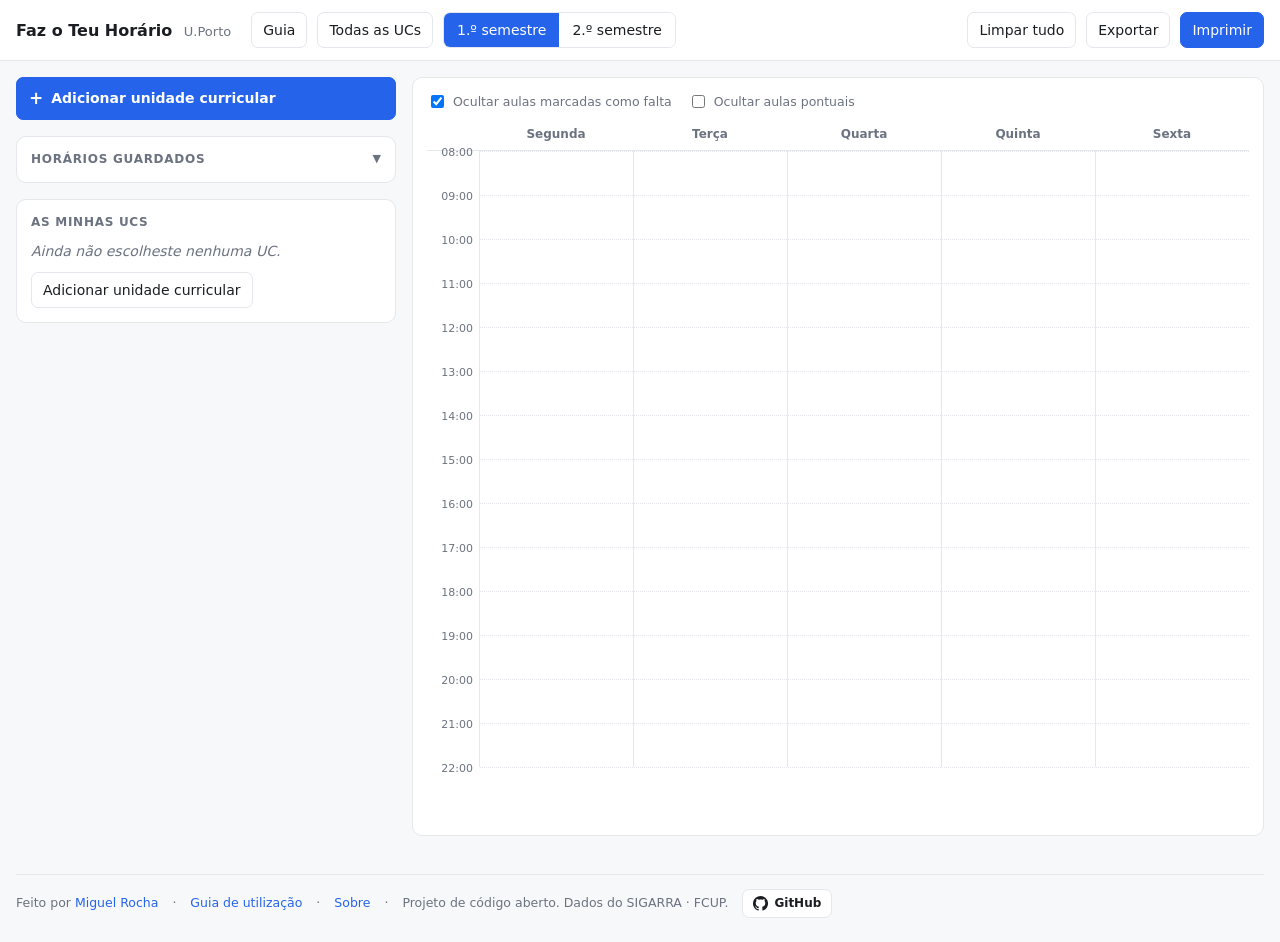
<file: index.html>
<!doctype html>
<html lang="pt-PT">
<head>
<meta charset="utf-8">
<meta name="viewport" content="width=device-width, initial-scale=1">
<!-- seo:begin  gerado por scripts/build_seo.py — não editar à mão -->
<title>Faz o Teu Horário — turmas e horários da U.Porto</title>
<meta name="description" content="Monta o teu horário da U.Porto antes da inscrição: escolhe as UCs, compara turmas, vê as sobreposições e gera todas as combinações. Grátis e sem conta.">
<link rel="canonical" href="https://horario.miguelrocha.dev/">
<meta name="theme-color" content="#2563eb">
<link rel="icon" href="favicon.ico" sizes="32x32">
<link rel="icon" href="assets/icon.svg" type="image/svg+xml">
<link rel="apple-touch-icon" href="assets/apple-touch-icon.png">
<link rel="manifest" href="site.webmanifest">
<meta property="og:type" content="website">
<meta property="og:site_name" content="Faz o Teu Horário · U.Porto">
<meta property="og:locale" content="pt_PT">
<meta property="og:title" content="Faz o teu horário antes da inscrição">
<meta property="og:description" content="Monta o teu horário da U.Porto antes da inscrição: escolhe as UCs, compara turmas, vê as sobreposições e gera todas as combinações. Grátis e sem conta.">
<meta property="og:url" content="https://horario.miguelrocha.dev/">
<meta property="og:image" content="https://horario.miguelrocha.dev/assets/og.png">
<meta property="og:image:width" content="1200">
<meta property="og:image:height" content="630">
<meta property="og:image:alt" content="Grelha semanal de horário com as aulas de cinco unidades curriculares">
<meta name="twitter:card" content="summary_large_image">
<meta name="twitter:title" content="Faz o teu horário antes da inscrição">
<meta name="twitter:description" content="Monta o teu horário da U.Porto antes da inscrição: escolhe as UCs, compara turmas, vê as sobreposições e gera todas as combinações. Grátis e sem conta.">
<meta name="twitter:image" content="https://horario.miguelrocha.dev/assets/og.png">
<script type="application/ld+json">
{
  "@context": "https://schema.org",
  "@type": "WebApplication",
  "name": "Faz o Teu Horário · U.Porto",
  "url": "https://horario.miguelrocha.dev/",
  "description": "Monta o teu horário da U.Porto antes da inscrição: escolhe as UCs, compara turmas, vê as sobreposições e gera todas as combinações. Grátis e sem conta.",
  "applicationCategory": "EducationalApplication",
  "operatingSystem": "Any (navegador web)",
  "inLanguage": "pt-PT",
  "isAccessibleForFree": true,
  "offers": {
    "@type": "Offer",
    "price": "0",
    "priceCurrency": "EUR"
  },
  "author": {
    "@type": "Person",
    "name": "Miguel Rocha",
    "url": "https://miguelrocha.dev"
  },
  "license": "https://opensource.org/licenses/MIT",
  "codeRepository": "https://github.com/mmroch4/fazoteuhorario"
}
</script>
<!-- seo:end -->
<link rel="stylesheet" href="assets/style.css">
<style>
  main{display:grid;grid-template-columns:minmax(310px,380px) 1fr;gap:16px;align-items:start}
  @media (max-width:960px){ main{grid-template-columns:1fr} }
  .results{max-height:300px;overflow:auto;margin:8px -4px 0;padding:4px}
  .res{display:flex;gap:8px;align-items:baseline;width:100%;text-align:left;margin-bottom:4px}
  .res b{font-weight:600}
  .res small{color:var(--muted);margin-left:auto}

  /* add-subject launcher + modal */
  .addbtn{display:flex;align-items:center;gap:8px;width:100%;margin-bottom:16px;
          font-weight:600;padding:10px 12px}
  .addbtn .plus{font-size:17px;line-height:1}
  dialog#adddlg,dialog#expdlg{border:0;border-radius:12px;padding:0;background:var(--panel);
        color:var(--ink);width:min(560px,calc(100% - 32px));max-width:none;
        box-shadow:0 18px 50px rgba(0,0,0,.22)}
  dialog#adddlg::backdrop,dialog#expdlg::backdrop{background:rgba(15,18,22,.42)}
  dialog#expdlg{width:min(720px,calc(100% - 32px))}
  /* The preview is there to reassure, not to be read in full: monospace and
     scrollable, so a 60-line export does not push the buttons off screen. */
  #exptext{width:100%;height:min(46vh,340px);resize:vertical;font-family:ui-monospace,
           SFMono-Regular,Menlo,Consolas,monospace;font-size:11.5px;line-height:1.45;
           border:1px solid var(--line);border-radius:8px;padding:10px;background:var(--bg);
           color:var(--ink);white-space:pre}
  #exphint{margin:0 0 10px;font-size:12.5px;color:var(--muted)}
  .exp-foot{display:flex;flex-wrap:wrap;gap:8px;align-items:center;padding:10px 16px 14px}
  .exp-foot .grow{flex:1}
  #expmsg{font-size:12px;color:var(--ok)}
  .add-head{display:flex;align-items:center;gap:8px;padding:14px 16px;
            border-bottom:1px solid var(--line)}
  .add-head h2{flex:1;margin:0;font-size:12px;text-transform:uppercase;
               letter-spacing:.06em;color:var(--muted)}
  .add-head .x{border:0;background:none;color:var(--muted);cursor:pointer;
               font-size:20px;line-height:1;padding:0 4px}
  .add-head .x:hover{color:var(--ink)}
  .add-body{padding:14px 16px 4px}
  .add-body input[type=search]{width:100%}
  /* The modal has the whole viewport to work with, so the list gets more room
     than it had in the sidebar — but never so much that the footer scrolls off. */
  #adddlg .results{max-height:min(52vh,420px);margin-top:10px}
  .add-foot{display:flex;gap:12px;align-items:center;padding:10px 16px 14px}
  .add-foot span{flex:1;font-size:11.5px;color:var(--muted)}
  details.subj{border:1px solid var(--line);border-radius:9px;margin-bottom:10px}
  details.subj > summary{display:block;list-style:none;cursor:pointer;padding:10px;
                         border-radius:9px}
  details.subj > summary:hover{background:var(--bg)}
  details.subj[open] > summary{border-bottom:1px solid var(--line);border-radius:9px 9px 0 0}
  .subj-body{padding:10px}
  .subj-head{display:flex;gap:8px;align-items:center}
  .subj-head b{font-weight:650}
  .subj-head .nm{flex:1;min-width:0;overflow:hidden;text-overflow:ellipsis;white-space:nowrap}
  /* Collapsed UCs still have to say whether their weekly hours are covered. */
  .subj-head .flag{font-size:11px;flex:0 0 auto}
  .subj-head .flag.short{color:var(--bad)}
  .subj-head .flag.ok{color:var(--ok)}
  .subj-head .x{border:0;background:none;color:var(--muted);cursor:pointer;
                font-size:17px;line-height:1;padding:0 4px}
  .subj-head .x:hover{color:var(--bad)}
  .typerow{margin-top:8px}
  .typerow > span{font-size:11px;color:var(--muted);font-weight:600}
  .opts{display:flex;flex-wrap:wrap;gap:5px;margin-top:4px}
  .opt{display:inline-flex;align-items:center;gap:5px;border:1px solid var(--line);
       border-radius:7px;padding:4px 8px;cursor:pointer;font-size:12.5px;background:#fff}
  .opt:hover{border-color:var(--accent)}
  .opt input{margin:0}
  .opt.sel{border-color:var(--accent);box-shadow:inset 0 0 0 1px var(--accent)}
  .opt.full{opacity:.55}
  .opt.noslot{border-style:dashed}
  .opt .v{color:var(--muted);font-size:11px}
  .warn{background:var(--bad-bg);border:1px solid var(--bad);color:var(--bad);border-radius:8px;
        padding:9px 11px;margin-bottom:12px;font-size:13px}
  .warn ul{margin:6px 0 0;padding-left:18px}
  .okline{color:var(--ok);margin:0 0 10px}

  /* hours ledger: required vs actually attended, per subject and type */
  .ledger{margin-top:8px;border-top:1px solid var(--line);padding-top:7px}
  .lrow{display:flex;align-items:center;gap:7px;font-size:12px;margin-top:3px}
  .lrow .lt{font-weight:600;min-width:34px}
  .lbar{flex:1;height:6px;border-radius:3px;background:var(--line);overflow:hidden}
  .lbar i{display:block;height:100%;border-radius:3px;background:var(--ok)}
  .lbar.short i{background:var(--bad)}
  .lrow .ln{color:var(--muted);font-variant-numeric:tabular-nums}
  .lrow.short .ln{color:var(--bad);font-weight:600}

  /* combination generator */
  .crit{display:flex;flex-wrap:wrap;gap:5px;margin:8px 0}
  .crit label{display:inline-flex;align-items:center;gap:5px;font-size:12px;
              border:1px solid var(--line);border-radius:7px;padding:3px 8px;cursor:pointer}
  .crit label.on{border-color:var(--accent);box-shadow:inset 0 0 0 1px var(--accent)}
  .needs{margin:8px 0;font-size:12px}
  .needrow{display:flex;align-items:center;gap:6px;margin-top:4px}
  .needrow span{flex:1;overflow:hidden;text-overflow:ellipsis;white-space:nowrap}
  .needrow input{width:52px;padding:2px 4px;font-size:12px;text-align:right}
  .needrow .full-h{color:var(--muted);font-size:11px;min-width:46px}
  .combos{max-height:340px;overflow:auto;margin-top:8px}
  .combo{display:block;width:100%;text-align:left;margin-bottom:5px;line-height:1.35}
  .combo b{font-weight:650}
  .combo small{display:block;color:var(--muted);font-size:11.5px}
  .combo.cur{border-color:var(--accent);box-shadow:inset 0 0 0 1px var(--accent)}
  .genmsg{font-size:12.5px;margin:6px 0 0}
  .gridopts{display:flex;flex-wrap:wrap;gap:6px 16px;margin-bottom:9px;font-size:12.5px;
            color:var(--muted)}
  .gridopts label{display:inline-flex;gap:6px;align-items:center;cursor:pointer}

  /* saved schedules */
  .pr{display:flex;gap:5px;margin-bottom:6px}
  .pr .load{flex:1;min-width:0;text-align:left;line-height:1.35}
  .pr .load b{display:block;font-weight:650;overflow:hidden;text-overflow:ellipsis;
              white-space:nowrap}
  .pr .load small{color:var(--muted);font-size:11.5px}
  .pr .load.cur{border-color:var(--accent);box-shadow:inset 0 0 0 1px var(--accent)}
  .pract{display:flex;flex-direction:column;gap:3px}
  .pract button{padding:0;width:26px;height:19px;font-size:11.5px;line-height:1;
                color:var(--muted)}
  .pract button:hover{color:var(--ink)}
  .prsec{font-size:11px;text-transform:uppercase;letter-spacing:.06em;color:var(--muted);
         font-weight:600;margin:12px 0 6px;border-top:1px solid var(--line);padding-top:10px}
  .prempty{color:var(--muted);font-style:italic;font-size:12.5px;margin:0}
</style>
</head>
<body>

<header>
  <div class="bar">
    <h1>Faz o Teu Horário <small>U.Porto</small></h1>
    <span id="facslot"></span>
    <a href="guia.html" class="btn noprint">Guia</a>
    <a href="subject.html" class="btn noprint">Todas as UCs</a>
    <div class="seg noprint" id="semseg">
      <button data-sem="1S" aria-pressed="true">1.º semestre</button>
      <button data-sem="2S" aria-pressed="false">2.º semestre</button>
    </div>
    <div class="grow"></div>
    <span id="count" style="color:var(--muted)"></span>
    <button id="clear" class="noprint">Limpar tudo</button>
    <button id="export" class="noprint">Exportar</button>
    <button id="print" class="primary noprint">Imprimir</button>
  </div>
</header>

<noscript>
  <div class="notice" style="margin:16px 16px 0">
    <b>Esta página precisa de JavaScript</b>
    O construtor de horários corre inteiramente no teu navegador — não há
    servidor a montar a página por ti, e por isso nada aparece sem JavaScript.
    Entretanto podes ler o <a href="guia.html">guia de utilização</a> ou saber
    <a href="sobre.html">porque é que o projeto existe</a>.
  </div>
</noscript>

<main>
  <div class="noprint">
    <div id="semwarn"></div>
    <button id="addbtn" class="primary addbtn">
      <span class="plus" aria-hidden="true">+</span> Adicionar unidade curricular
    </button>
    <details class="panel" id="presetpanel" style="margin-bottom:16px">
      <summary>
        <h2>Horários guardados <span id="prcount" style="text-transform:none"></span></h2>
        <span class="chev">▼</span>
      </summary>
      <div class="panel-body">
        <button id="savepreset" style="width:100%;margin-bottom:10px">
          Guardar o horário atual…
        </button>
        <div id="presets"></div>
        <div id="bundled"></div>
      </div>
    </details>

    <details class="panel" id="genpanel" style="margin-bottom:16px;display:none">
      <summary><h2>Gerar combinações</h2><span class="chev">▼</span></summary>
      <div class="panel-body">
        <p style="margin:0;font-size:12.5px;color:var(--muted)">
          Cumpre as horas semanais de cada UC podendo trocar de turma entre dias.
          Cada resultado seleciona várias turmas e marca como falta as aulas a que
          não vais.
        </p>
        <div class="crit" id="crit"></div>
        <div class="needs" id="needs"></div>
        <button id="gen" class="primary" style="width:100%">Gerar combinações</button>
        <div class="genmsg" id="genmsg"></div>
        <div class="combos" id="combos"></div>
      </div>
    </details>

    <div class="panel">
      <h2>As minhas UCs <span id="selcount" style="text-transform:none"></span></h2>
      <div id="selected"></div>
    </div>
  </div>

  <div class="panel cal">
    <div class="gridopts noprint">
      <label><input type="checkbox" id="hideskip" checked> Ocultar aulas marcadas como falta</label>
      <label title="Aulas que só acontecem 1 ou 2 vezes no semestre (ex.: dias de reposição)."
        ><input type="checkbox" id="hideoneoff"> Ocultar aulas pontuais</label>
    </div>
    <div id="clashes"></div>
    <div class="grid-wrap"><div class="grid" id="grid"></div></div>
    <div class="legend" id="legend"></div>
  </div>
</main>

<!-- TODO: troca o URL do repositório abaixo pelo teu quando o publicares. -->
<footer class="site-foot noprint">
  <span>Feito por <a href="https://miguelrocha.dev" target="_blank" rel="noopener">Miguel Rocha</a></span>
  <span aria-hidden="true">·</span>
  <span><a href="guia.html">Guia de utilização</a></span>
  <span aria-hidden="true">·</span>
  <span><a href="sobre.html">Sobre</a></span>
  <span aria-hidden="true">·</span>
  <span>Projeto de código aberto. Dados do SIGARRA · FCUP.</span>
  <a class="gh" href="https://github.com/mmroch4/fazoteuhorario"
     target="_blank" rel="noopener">
    <svg viewBox="0 0 16 16" aria-hidden="true"><path d="M8 0a8 8 0 0 0-2.53 15.59c.4.07.55-.17.55-.38
      0-.19-.01-.82-.01-1.49-2.01.37-2.53-.49-2.69-.94-.09-.23-.48-.94-.82-1.13-.28-.15-.68-.52-.01-.53
      .63-.01 1.08.58 1.23.82.72 1.21 1.87.87 2.33.66.07-.52.28-.87.51-1.07-1.78-.2-3.64-.89-3.64-3.95
      0-.87.31-1.59.82-2.15-.08-.2-.36-1.02.08-2.12 0 0 .67-.21 2.2.82a7.4 7.4 0 0 1 2-.27c.68 0
      1.36.09 2 .27 1.53-1.04 2.2-.82 2.2-.82.44 1.1.16 1.92.08 2.12.51.56.82 1.27.82 2.15 0 3.07-1.87
      3.75-3.65 3.95.29.25.54.73.54 1.48 0 1.07-.01 1.93-.01 2.2 0 .21.15.46.55.38A8 8 0 0 0 8 0Z"/></svg>
    GitHub
  </a>
</footer>

<dialog id="adddlg" class="noprint" aria-labelledby="addttl">
  <div class="add-head">
    <h2 id="addttl">Adicionar unidade curricular</h2>
    <button class="x" id="addx" title="Fechar" aria-label="Fechar">×</button>
  </div>
  <div class="add-body">
    <input type="search" id="q" autocomplete="off"
           placeholder="Procurar por código ou nome…">
    <div class="results" id="results"></div>
  </div>
  <div class="add-foot">
    <span>Clica numa UC para a adicionar — podes adicionar várias seguidas.</span>
    <button class="primary" id="adddone">Concluído</button>
  </div>
</dialog>

<dialog id="expdlg" class="noprint" aria-labelledby="expttl">
  <div class="add-head">
    <h2 id="expttl">Exportar horário</h2>
    <div class="seg" id="expseg">
      <button data-fmt="md" aria-pressed="true">.md</button>
      <button data-fmt="txt" aria-pressed="false">.txt</button>
    </div>
    <button class="x" id="expx" title="Fechar" aria-label="Fechar">×</button>
  </div>
  <div class="add-body">
    <p id="exphint">
      Copia este texto para uma IA (ChatGPT, Claude, Gemini…) com acesso ao teu
      Google Calendar e pede-lhe para criar os eventos. As instruções para a IA
      já vão incluídas no texto.
    </p>
    <textarea id="exptext" readonly spellcheck="false"></textarea>
  </div>
  <div class="exp-foot">
    <button class="primary" id="expcopy">Copiar</button>
    <button id="expdl">Transferir ficheiro</button>
    <span id="expmsg"></span>
    <span class="grow"></span>
    <button id="expclose">Fechar</button>
  </div>
</dialog>

<script src="data/faculdades.js"></script>
<script src="assets/boot.js"></script>
<script src="assets/presets.js"></script>
<script src="assets/common.js"></script>
<script src="assets/solver.js"></script>
<script>
window.FTH.boot(function (err) {
  "use strict";
  const F = window.FCUP, F_ = window.FTH;
  const DATA = (window.TIMETABLE_DATA || {subjects: []}).subjects;
  const DAYS = F.DAYS, H0 = 8, H1 = 22, HH = 44;
  const KEY = F_.key("horario-v1");   // por faculdade — ver assets/boot.js
  const byCode = Object.fromEntries(DATA.map(s => [s.code, s]));
  const esc = F.esc, min = F.min;

  let state = {sem: "1S", picked: {}, skipped: {}};
  try { Object.assign(state, JSON.parse(localStorage.getItem(KEY) || "{}")); } catch (e) {}
  if (!state.skipped) state.skipped = {};

  // state.picked[code][type] used to be a single turma name. It is now a LIST,
  // because the point of this page is that you may attend CC1007_T1 on Tuesday
  // and CC1007_T2 on Thursday. Old saved schedules are migrated in place.
  for (const types of Object.values(state.picked || {}))
    for (const [t, v] of Object.entries(types))
      types[t] = typeof v === "string" ? (v ? [v] : []) : (Array.isArray(v) ? v : []);

  const save = () => { try { localStorage.setItem(KEY, JSON.stringify(state)); } catch (e) {} };
  const picksOf = (code, type) => (state.picked[code] && state.picked[code][type]) || [];

  // Which collapsibles are open. Persisted because the sidebar is rebuilt from
  // scratch on every render: without this, ticking a turma would snap every
  // section shut. Keys are "panel:<id>" or "subj:<code>".
  if (!state.open) state.open = {};
  function bindDetails(el, key, dflt) {
    el.open = state.open[key] != null ? state.open[key] : dflt;
    el.addEventListener("toggle", () => { state.open[key] = el.open; save(); });
  }

  // Sessions you have marked as "not attending". Keyed by turma + day + start,
  // so skipping CC1007_T1's Tuesday hour leaves its Thursday hour intact.
  const skipKey = (cl, s) => `${cl.name}|${s.day}|${s.start}`;
  const isSkipped = (cl, s) => Boolean(state.skipped[skipKey(cl, s)]);
  const toggleSkip = (cl, s) => {
    const k = skipKey(cl, s);
    if (state.skipped[k]) delete state.skipped[k]; else state.skipped[k] = true;
    save(); render();
  };

  const slotsOf = cl => (cl.slots || []).filter(s => !s.semester || s.semester === state.sem);
  // A one-off session (typically a single extra class in the last week of term)
  // is not a weekly commitment, so it must not count as a clash.
  const weeklyOf = cl => slotsOf(cl).filter(s => s.regular);
  const typesOf = sub => {
    const t = {};
    for (const cl of sub.classes) (t[cl.type] = t[cl.type] || []).push(cl);
    return t;
  };
  const inSem = sub => sub.classes.some(cl => slotsOf(cl).length);
  const semHasData = () => DATA.some(inSem);

  /* ---------- search ---------------------------------------------------- */
  // The same message in two places: inside the picker, where it explains the
  // empty result list, and in the sidebar, where it explains the empty page.
  const semLabel = () => state.sem === "1S" ? "o 1.º semestre" : "o 2.º semestre";
  const noDataMsg = () => `Ainda não há horários publicados para ${semLabel()}. `
    + `Corre <code>browser_fetch.js</code> outra vez quando o SIGARRA os publicar.`;

  const semwarn = document.getElementById("semwarn");
  function renderSemWarn() {
    semwarn.innerHTML = semHasData() ? ""
      : `<div class="notice"><b>Sem horários para ${esc(semLabel().slice(2))}</b>`
        + `${noDataMsg()}</div>`;
  }

  const q = document.getElementById("q"), results = document.getElementById("results");
  function search() {
    if (!semHasData()) {
      results.innerHTML = `<p class="empty">${noDataMsg()}</p>`;
      return;
    }
    const term = q.value.trim().toLowerCase();
    let list = DATA.filter(inSem);
    if (term) list = list.filter(s =>
      s.code.toLowerCase().includes(term) || s.name.toLowerCase().includes(term));
    list = list.filter(s => !state.picked[s.code]).slice(0, 40);
    results.innerHTML = "";
    if (!list.length) { results.innerHTML = '<p class="empty">Sem resultados.</p>'; return; }
    for (const s of list) {
      const b = document.createElement("button");
      b.className = "res";
      b.innerHTML = `<span class="dot" style="background:${esc(F.colourOf(s.code))}"></span>`
        + `<b>${esc(s.code)}</b><span>${esc(s.name)}</span>`
        + `<small>${esc(s.academic_year)}.º ano</small>`;
      b.onclick = () => add(s.code);
      results.appendChild(b);
    }
  }
  q.oninput = search;
  // Enter picks the top hit, so adding a UC you know the code of is
  // "type CC1007, Enter" without reaching for the mouse.
  q.onkeydown = ev => {
    if (ev.key !== "Enter") return;
    ev.preventDefault();
    const first = results.querySelector("button.res");
    if (first) first.click();
  };

  /* The picker lives in a modal: it is only needed when you are adding, and as
     a permanent panel it pushed everything else down the sidebar. It stays open
     after each pick, so adding five UCs is one trip instead of five. */
  const addDlg = document.getElementById("adddlg");
  function openAdd() {
    if (!addDlg.open) addDlg.showModal();
    search();
    q.focus(); q.select();
  }
  document.getElementById("addbtn").onclick = openAdd;
  document.getElementById("addx").onclick = () => addDlg.close();
  document.getElementById("adddone").onclick = () => addDlg.close();
  // Clicking the backdrop (outside the panel) closes it, as in the details popup.
  addDlg.addEventListener("click", ev => { if (ev.target === addDlg) addDlg.close(); });

  function add(code) {
    const sub = byCode[code];

    // Auto colours are hashed from the code, so two subjects you happen to pick
    // can collide. Nudge the newcomer to a free palette colour (persisted, so
    // the subject page agrees) instead of leaving two identical blocks.
    const taken = new Set(Object.keys(state.picked)
      .filter(c => c !== code).map(c => F.colourOf(c).toLowerCase()));
    if (taken.has(F.colourOf(code).toLowerCase())) {
      const free = F.PALETTE.find(h => !taken.has(h.toLowerCase()));
      if (free) F.setColour(code, free);
    }

    state.picked[code] = state.picked[code] || {};
    for (const [type, list] of Object.entries(typesOf(sub))) {
      const avail = list.filter(cl => slotsOf(cl).length);
      if (avail.length === 1) state.picked[code][type] = [avail[0].name];
    }
    lastResult = null;          // the search space changed
    save(); render();
    // render() rebuilt the results list under the cursor; keep typing possible.
    if (addDlg.open) q.focus();
  }

  /* ---------- weekly hours ledger ---------------------------------------- */
  /* How many hours of a subject/type you are really getting.

     Parallel turmas repeat content, so attended hours are not simply summed.
     If every turma of a type meets once a week (the PL case) they are all the
     SAME session at different times, so going to two of them still buys you one
     session. If they meet several times a week (the T case) it is the weekday
     that identifies the session: Tuesday's hour and Thursday's hour are
     different material, but T1's Tuesday and T2's Tuesday are the same hour. */
  function creditFor(sub, type) {
    const list = sub.classes.filter(c => c.type === type && weeklyOf(c).length);
    if (!list.length) return null;
    const need = Math.max(...list.map(c =>
      weeklyOf(c).reduce((a, s) => a + min(s.end) - min(s.start), 0)));
    const oncePerWeek = list.every(c => weeklyOf(c).length === 1);

    const groups = new Map();          // session identity -> [minutes, ...]
    let raw = 0;
    for (const name of picksOf(sub.code, type)) {
      const cl = list.find(c => c.name === name);
      if (!cl) continue;
      for (const s of weeklyOf(cl)) {
        if (isSkipped(cl, s)) continue;
        const key = oncePerWeek ? "*" : s.day;
        const mins = min(s.end) - min(s.start);
        raw += mins;
        if (!groups.has(key)) groups.set(key, []);
        groups.get(key).push(mins);
      }
    }
    let credited = 0, dup = 0;
    for (const mins of groups.values()) {
      const best = Math.max(...mins);
      credited += best;
      dup += mins.reduce((a, m) => a + m, 0) - best;
    }
    return {type, need, credited, raw, dup};
  }

  function ledgerFor(sub) {
    const box = document.createElement("div");
    box.className = "ledger";
    const types = [...new Set(sub.classes.map(c => c.type))];
    for (const type of types) {
      const c = creditFor(sub, type);
      if (!c) continue;
      const pct = c.need ? Math.min(100, c.credited / c.need * 100) : 100;
      const short = c.credited < c.need;
      const h = m => (m % 60 ? (m / 60).toFixed(1).replace(".", ",") : m / 60);
      const row = document.createElement("div");
      row.className = "lrow" + (short ? " short" : "");
      row.innerHTML = `<span class="lt">${esc(type)}</span>`
        + `<span class="lbar${short ? " short" : ""}"><i style="width:${pct}%"></i></span>`
        + `<span class="ln">${esc(h(c.credited))}/${esc(h(c.need))} h</span>`;
      row.title = short
        ? `Faltam ${h(c.need - c.credited)} h semanais de ${sub.code} ${type}.`
        : `Horas semanais de ${sub.code} ${type} cumpridas.`;
      if (c.dup) {
        row.title += `\n${h(c.dup)} h selecionadas não contam: são a mesma aula `
                   + `noutra turma. Marca-as como falta.`;
        row.querySelector(".ln").insertAdjacentHTML("afterend",
          `<span title="aulas repetidas" style="color:var(--muted)">⧉</span>`);
      }
      box.appendChild(row);
    }
    return box;
  }

  /* ---------- my subjects ----------------------------------------------- */
  const selected = document.getElementById("selected");
  function renderSelected() {
    const codes = Object.keys(state.picked);
    document.getElementById("selcount").textContent = codes.length ? `(${codes.length})` : "";
    selected.innerHTML = "";
    if (!codes.length) {
      // With the picker behind a button, the empty list is the natural place to
      // point at it.
      selected.innerHTML = '<p class="empty" style="margin:0 0 10px">'
        + 'Ainda não escolheste nenhuma UC.</p>';
      const b = document.createElement("button");
      b.textContent = "Adicionar unidade curricular";
      b.onclick = openAdd;
      selected.appendChild(b);
      return;
    }
    for (const code of codes) {
      const sub = byCode[code];
      if (!sub) continue;
      const box = document.createElement("details");
      box.className = "subj";

      // Collapsed, a UC shows only its identity — so the summary also carries a
      // one-glance verdict on whether its weekly hours are already covered.
      const creds = [...new Set(sub.classes.map(c => c.type))]
        .map(t => creditFor(sub, t)).filter(Boolean);
      const missing = creds.filter(c => c.credited < c.need);
      const flag = !creds.length ? ""
        : missing.length
          ? `<span class="flag short" title="Faltam horas em: `
            + `${esc(missing.map(c => c.type).join(", "))}">⚠ ${esc(missing.length)}</span>`
          : `<span class="flag ok" title="Horas semanais cumpridas">✓</span>`;

      const sum = document.createElement("summary");
      const head = document.createElement("div");
      head.className = "subj-head";
      head.innerHTML = `<span class="dot" style="background:${esc(F.colourOf(code))}"></span>`
        + `<b>${esc(sub.code)}</b><span class="nm">${esc(sub.name)}</span>` + flag;
      const x = document.createElement("button");
      x.className = "x noprint"; x.textContent = "×"; x.title = "Remover";
      // Inside a <summary>, a click would also toggle the section open: the
      // button has to swallow the event before the summary sees it.
      x.onclick = ev => {
        ev.preventDefault(); ev.stopPropagation();
        delete state.picked[code]; delete state.open["subj:" + code];
        lastResult = null; save(); render();
      };
      head.appendChild(x);
      head.insertAdjacentHTML("beforeend", '<span class="chev">▼</span>');
      sum.appendChild(head);
      box.appendChild(sum);

      const body = document.createElement("div");
      body.className = "subj-body";
      box.appendChild(body);

      const tools = document.createElement("div");
      tools.style.cssText = "display:flex;gap:8px;align-items:center;flex-wrap:wrap";
      tools.appendChild(F.swatches(code, () => render()));
      const link = document.createElement("a");
      link.href = "subject.html#" + encodeURIComponent(code);
      link.textContent = "horário da UC ↗";
      link.style.cssText = "font-size:12px;margin-left:auto";
      link.className = "noprint";
      tools.appendChild(link);
      body.appendChild(tools);

      for (const [type, list] of Object.entries(typesOf(sub))) {
        const avail = list.filter(cl => slotsOf(cl).length || cl.vacant_places > 0);
        if (!avail.length) continue;
        const row = document.createElement("div");
        row.className = "typerow";
        row.innerHTML = `<span>${esc(type)}</span>`;
        const opts = document.createElement("div");
        opts.className = "opts";
        const chosen = picksOf(code, type);
        for (const cl of avail) {
          const on = chosen.includes(cl.name);
          const noSlot = !slotsOf(cl).length;
          const lab = document.createElement("label");
          lab.className = "opt" + (on ? " sel" : "") + (cl.vacant_places === 0 ? " full" : "")
                        + (noSlot ? " noslot" : "");
          lab.title = noSlot ? "Sem horário publicado para esta turma"
            : slotsOf(cl).map(s => `${DAYS[s.day]} ${s.start}–${s.end}`
                + (s.rooms.length ? ` · ${s.rooms.join(", ")}` : "")).join("\n");
          // Checkbox, not radio: several turmas of the same type may be picked
          // at once, and the sessions you will not attend are marked as faltas.
          lab.innerHTML = `<input type="checkbox" ${on ? "checked" : ""}>`
            + esc(cl.name.replace(code + "_", ""))
            + `<span class="v">${noSlot ? "sem horário"
                : cl.vacant_places === 0 ? "sem vagas" : esc(cl.vacant_places) + " vagas"}</span>`;
          lab.querySelector("input").onchange = () => {
            const cur = picksOf(code, type);
            state.picked[code][type] = cur.includes(cl.name)
              ? cur.filter(n => n !== cl.name) : cur.concat([cl.name]);
            // Dropping a turma leaves its faltas behind as dead keys; clear them.
            if (!state.picked[code][type].includes(cl.name))
              for (const s of slotsOf(cl)) delete state.skipped[skipKey(cl, s)];
            save(); render();
          };
          opts.appendChild(lab);
        }
        row.appendChild(opts);
        body.appendChild(row);
      }
      body.appendChild(ledgerFor(sub));
      bindDetails(box, "subj:" + code, true);
      selected.appendChild(box);
    }
  }

  /* ---------- grid ------------------------------------------------------- */
  function chosenSlots() {
    const out = [];
    for (const [code, types] of Object.entries(state.picked)) {
      const sub = byCode[code]; if (!sub) continue;
      for (const names of Object.values(types)) for (const name of names) {
        const cl = sub.classes.find(c => c.name === name); if (!cl) continue;
        for (const s of slotsOf(cl)) out.push({sub, cls: cl, slot: s});
      }
    }
    return out;
  }
  function clashesOf(all) {
    // Only weekly slots you actually attend can clash week after week.
    const items = all.filter(i => i.slot.regular && !isSkipped(i.cls, i.slot));
    const bad = new Set(), pairs = [];
    for (let i = 0; i < items.length; i++) for (let j = i + 1; j < items.length; j++) {
      const a = items[i], b = items[j];
      if (a.slot.day !== b.slot.day) continue;
      if (min(a.slot.start) < min(b.slot.end) && min(b.slot.start) < min(a.slot.end)) {
        bad.add(a.cls.name + a.slot.start); bad.add(b.cls.name + b.slot.start);
        pairs.push(`${a.cls.name} × ${b.cls.name} — ${DAYS[a.slot.day]}`);
      }
    }
    return {bad, pairs};
  }

  // A grid block is a couple of centimetres wide, and a Portuguese full name is
  // not: "Rui Pedro de Magalhães Claro Prior" would be clipped mid-word. First
  // and last name is how people actually refer to a lecturer; the details popup,
  // the UC page and the export still carry the name in full.
  function shortName(full) {
    const parts = String(full).trim().split(/\s+/);
    return parts.length < 3 ? full : parts[0] + " " + parts[parts.length - 1];
  }

  function renderGrid() {
    const items = chosenSlots();
    const {bad, pairs} = clashesOf(items);

    const warn = document.getElementById("clashes");
    warn.innerHTML = pairs.length
      ? `<div class="warn"><b>${pairs.length} sobreposição(ões)</b><ul>`
        + [...new Set(pairs)].map(p => `<li>${esc(p)}</li>`).join("") + "</ul></div>"
      : (items.length ? '<p class="okline">✓ Sem sobreposições.</p>' : "");
    const attending = items.filter(i => i.slot.regular && !isSkipped(i.cls, i.slot));
    const hours = attending.reduce((a, i) => a + (min(i.slot.end) - min(i.slot.start)), 0) / 60;
    document.getElementById("count").textContent = attending.length
      ? `${attending.length} aula(s)/semana · ${hours % 1 ? hours.toFixed(1) : hours}h` : "";

    // Two kinds of noise you may want out of the grid. Both are filtered only
    // here, at drawing time: they stay in `items` so the hours ledger, the
    // clash check and the legend keep seeing them.
    //   - faltas: selecting several turmas of one type means most of their
    //     sessions are ones you will not attend, and drawing them buries the week.
    //   - aulas pontuais: 1-2 sessions a semester (make-up days), never part of
    //     the weekly commitment.
    const drawn = items.filter(i =>
      !(state.hideSkipped !== false && i.slot.regular && isSkipped(i.cls, i.slot))
      && !(state.hideOneoff && !i.slot.regular));
    // Saturday only earns a column if something is actually drawn in it.
    const nDays = drawn.some(i => i.slot.day === 5) ? 6 : 5;

    // Lay overlapping classes side by side so a clash is visible, not hidden.
    const packedByDay = [];
    let maxLanes = 1;
    for (let day = 0; day < nDays; day++) {
      const p = F.packDay(drawn.filter(i => i.slot.day === day));
      packedByDay.push(p);
      for (const it of p) maxLanes = Math.max(maxLanes, it._lanes);
    }

    const grid = document.getElementById("grid");
    grid.style.setProperty("--days", nDays);
    grid.style.setProperty("--hh", HH + "px");
    grid.style.setProperty("--colw", Math.max(120, maxLanes * 108) + "px");
    grid.innerHTML = '<div class="gh"></div>'
      + DAYS.slice(0, nDays).map(d => `<div class="gh">${esc(d)}</div>`).join("");

    const hrs = document.createElement("div");
    hrs.className = "hours";
    for (let h = H0; h <= H1; h++) {
      const e = document.createElement("div");
      e.className = "hour"; e.textContent = String(h).padStart(2, "0") + ":00";
      hrs.appendChild(e);
    }
    grid.appendChild(hrs);

    for (let day = 0; day < nDays; day++) {
      const col = document.createElement("div");
      col.className = "col";
      col.style.height = ((H1 - H0) * HH) + "px";
      for (let h = H0; h <= H1; h++) {
        const l = document.createElement("div");
        l.className = "line"; l.style.top = ((h - H0) * HH) + "px";
        col.appendChild(l);
      }
      for (const it of packedByDay[day]) {
        const s = it.slot, w = 100 / it._lanes;
        const skipped = isSkipped(it.cls, s);
        const el = document.createElement("div");
        el.className = "ev" + (bad.has(it.cls.name + s.start) ? " clash" : "")
                     + (s.regular ? "" : " oneoff") + (skipped ? " skipped" : "");
        el.tabIndex = 0;
        el.style.top = ((min(s.start) - H0 * 60) / 60 * HH) + "px";
        el.style.height = Math.max((min(s.end) - min(s.start)) / 60 * HH - 2, 16) + "px";
        el.style.left = `calc(${it._lane * w}% + 2px)`;
        el.style.width = `calc(${w}% - 4px)`;
        el.style.right = "auto";
        el.style.setProperty("--c", F.colourOf(it.sub.code));
        el.innerHTML = `<b>${esc(it.sub.code)} ${esc(s.type || "")}</b>`
          + `<span>${esc(s.start)}–${esc(s.end)}</span>`
          + (s.rooms.length ? `<span> · ${esc(s.rooms.join(", "))}</span>` : "")
          + `<span style="display:block;opacity:.85">${esc(it.cls.name.replace(it.sub.code + "_", ""))}`
          + (s.teachers.length ? " · " + esc(s.teachers.map(shortName).join(", ")) : "")
          + "</span>";
        const open = () => F.showDetails({
          subject: it.sub, cls: it.cls, slot: s,
          onColour: () => render(),
          skip: {isSkipped: () => isSkipped(it.cls, s), toggle: () => toggleSkip(it.cls, s)},
        });
        el.onclick = open;
        el.onkeydown = ev => { if (ev.key === "Enter" || ev.key === " ") { ev.preventDefault(); open(); } };
        col.appendChild(el);
      }
      grid.appendChild(col);
    }

    const codes = [...new Set(items.map(i => i.sub.code))];
    const oneOffs = items.filter(i => !i.slot.regular);
    const skips = items.filter(i => i.slot.regular && isSkipped(i.cls, i.slot));
    const skipH = skips.reduce((a, i) => a + (min(i.slot.end) - min(i.slot.start)), 0) / 60;
    document.getElementById("legend").innerHTML =
      codes.map(c => `<span><i style="background:${esc(F.colourOf(c))}"></i>${esc(c)}</span>`).join("")
      + (skips.length
          ? `<div class="oneoff-note"><b>Aulas marcadas como falta</b>`
            + ` (${state.hideSkipped === false ? "riscado" : "ocultas"}) —`
            + ` ${esc(skipH % 1 ? skipH.toFixed(1) : skipH)}h/semana que não vais assistir.`
            + ` Clica numa para voltar a assistir:<ul>`
            + skips.map(i => `<li><a href="#" data-unskip="${esc(skipKey(i.cls, i.slot))}">`
                    + `${esc(i.cls.name)} — ${esc(DAYS[i.slot.day])} `
                    + `${esc(i.slot.start)}–${esc(i.slot.end)}</a></li>`).join("")
            + `</ul></div>`
          : "")
      + (oneOffs.length
          ? `<div class="oneoff-note"><b>Aulas pontuais</b>`
            + ` (${state.hideOneoff ? "ocultas" : "tracejado"}) — não são semanais,`
            + ` por isso não contam como sobreposição:<ul>`
            + oneOffs.sort((a, b) => (a.slot.first_date || "").localeCompare(b.slot.first_date || ""))
                .map(i => `<li>${esc(i.cls.name)} — ${esc(DAYS[i.slot.day])} `
                        + `${esc(i.slot.start)}–${esc(i.slot.end)}, ${esc(i.slot.first_date)}`
                        + (i.slot.occurrences > 1 ? ` (${esc(i.slot.occurrences)}×)` : "")
                        + `</li>`).join("")
            + `</ul></div>`
          : "");

    // A hidden session cannot be clicked in the grid, so the legend is the way
    // back: clicking one undoes the falta.
    for (const a of document.querySelectorAll("#legend a[data-unskip]"))
      a.onclick = ev => {
        ev.preventDefault();
        delete state.skipped[a.dataset.unskip];
        save(); render();
      };
  }

  function render() {
    renderSemWarn(); search(); renderSelected(); renderGrid(); renderGen();
    renderPresets();   // so the "in use" highlight follows the working schedule
  }

  document.getElementById("semseg").onclick = e => {
    const b = e.target.closest("button[data-sem]"); if (!b) return;
    state.sem = b.dataset.sem;
    [...e.currentTarget.children].forEach(x => x.setAttribute("aria-pressed", String(x === b)));
    save(); render();
  };
  document.getElementById("clear").onclick = () => {
    if (confirm("Remover todas as UCs escolhidas?")) {
      state.picked = {}; state.skipped = {}; state.overrides = {};
      lastResult = null; save(); render();
    }
  };
  document.getElementById("print").onclick = () => window.print();

  /* ---------- export ------------------------------------------------------ */
  /* A plain-text dump of the week, written to be pasted into an assistant that
     has access to the user's calendar. Everything a recurring event needs is
     already in the dataset (first_date, last_date, occurrences, regular), so the
     export only has to carry it across and say what to do with it — the model
     never has to guess a date. */

  const facName = () => {
    const f = (window.TIMETABLE_DATA || {}).faculty || {};
    return f.name ? f.name + (f.short ? " (" + f.short + ")" : "") : "U.Porto";
  };
  const semName = () => state.sem === "1S" ? "1.º semestre" : "2.º semestre";
  // The academic year is not a field in the dataset, but the session dates are:
  // a 1S class in 2026 belongs to 2026/2027, a 2S class in 2027 to 2026/2027.
  function acadYear(sessions) {
    const years = sessions.map(i => +String(i.slot.first_date || "").slice(0, 4))
                          .filter(Boolean);
    if (!years.length) return "";
    const y = Math.min(...years);
    return state.sem === "1S" ? `${y}/${y + 1}` : `${y - 1}/${y}`;
  }

  // Only what you will actually attend: turmas you ticked, minus the sessions
  // you marked as faltas. Sorted the way a week reads.
  function exportSessions() {
    return chosenSlots()
      .filter(i => !isSkipped(i.cls, i.slot))
      .sort((a, b) => a.slot.day - b.slot.day
                   || min(a.slot.start) - min(b.slot.start)
                   || a.sub.code.localeCompare(b.sub.code));
  }

  const roomOf = s => s.rooms && s.rooms.length ? s.rooms.join(", ") : "—";
  const teachOf = s => s.teachers && s.teachers.length ? s.teachers.join(", ") : "—";
  const turmaOf = i => i.cls.name.replace(i.sub.code + "_", "");
  const titleOf = i => `${i.sub.code} ${i.cls.type} — ${i.sub.name}`;

  function buildExport(fmt) {
    const all = exportSessions();
    const weekly = all.filter(i => i.slot.regular);
    const once = all.filter(i => !i.slot.regular);
    const year = acadYear(all);
    const L = [];
    const h = (lvl, txt) => L.push(fmt === "md" ? "#".repeat(lvl) + " " + txt
                                                : txt.toUpperCase(), "");
    const bullet = t => L.push((fmt === "md" ? "- " : "  - ") + t);

    h(1, `Horário — ${semName()}${year ? " de " + year : ""}`);
    L.push(`Faculdade: ${facName()}`,
           "Fuso horário: Europe/Lisbon",
           `Exportado do Faz o Teu Horário em ${new Date().toISOString().slice(0, 10)}`,
           "");

    h(2, "Instruções para a IA");
    bullet("Cria estes eventos no meu Google Calendar, no fuso Europe/Lisbon.");
    bullet('Cada aula da secção "Aulas semanais" repete-se todas as semanas: cria '
           + "um evento recorrente que começa em «Primeira aula» (essa data já cai "
           + "no dia da semana indicado) e se repete semanalmente até «Última aula», "
           + "inclusive — RRULE:FREQ=WEEKLY;UNTIL=<última aula>.");
    bullet('As aulas da secção "Aulas pontuais" NÃO são semanais: cria um único '
           + "evento na data indicada.");
    bullet("Título do evento: «CÓDIGO TIPO — Nome da UC», "
           + "por exemplo «CC4079 TP — Administração de Redes».");
    bullet("Local do evento: a sala indicada. Se a sala for «—», deixa o local vazio.");
    bullet("Descrição do evento: turma, tipo de aula e docentes.");
    bullet("Não cries eventos para nada que não esteja listado abaixo, e não "
           + "dupliques eventos que já existam no calendário.");
    L.push("");

    if (!all.length) L.push("(Não há aulas escolhidas para este semestre.)", "");

    if (weekly.length) {
      h(2, `Aulas semanais (${weekly.length})`);
      if (fmt === "md") {
        L.push("| Dia | Início | Fim | UC | Nome | Turma | Tipo | Sala | Docentes |"
               + " Primeira aula | Última aula | N.º de aulas |",
               "|---|---|---|---|---|---|---|---|---|---|---|---|");
        for (const i of weekly) {
          const s = i.slot;
          L.push(`| ${DAYS[s.day]} | ${s.start} | ${s.end} | ${i.sub.code} |`
                 + ` ${i.sub.name} | ${turmaOf(i)} | ${s.type} | ${roomOf(s)} |`
                 + ` ${teachOf(s)} | ${s.first_date || "—"} | ${s.last_date || "—"} |`
                 + ` ${s.occurrences || "—"} |`);
        }
      } else {
        let day = -1;
        for (const i of weekly) {
          const s = i.slot;
          if (s.day !== day) { day = s.day; L.push("", DAYS[day]); }
          L.push(`  ${s.start}-${s.end}  ${titleOf(i)}`,
                 `      turma ${turmaOf(i)} · tipo ${s.type} · sala ${roomOf(s)}`
                 + ` · docentes ${teachOf(s)}`,
                 `      semanal, de ${s.first_date || "—"} a ${s.last_date || "—"}`
                 + (s.occurrences ? ` (${s.occurrences} aulas)` : ""));
        }
      }
      L.push("");
    }

    if (once.length) {
      h(2, `Aulas pontuais (${once.length}) — eventos únicos, não repetir`);
      for (const i of once) {
        const s = i.slot;
        const when = !s.last_date || s.first_date === s.last_date
          ? (s.first_date || "—") : `${s.first_date} a ${s.last_date}`;
        const line = `${when} (${DAYS[s.day]}), ${s.start}-${s.end} — `
                   + `${titleOf(i)} · turma ${turmaOf(i)} · sala ${roomOf(s)}`;
        if (fmt === "md") bullet(line); else L.push("  " + line);
      }
      L.push("");
    }

    // Context the assistant should not act on, but that explains the gaps.
    const notes = [];
    const skipped = chosenSlots().filter(i => isSkipped(i.cls, i.slot)).length;
    if (skipped) {
      notes.push(skipped === 1
        ? "1 sessão foi marcada como falta e não está incluída acima."
        : `${skipped} sessões foram marcadas como falta e não estão incluídas acima.`);
    }
    const empty = Object.keys(state.picked)
      .filter(c => byCode[c] && !all.some(i => i.sub.code === c))
      .map(c => `${c} (${byCode[c].name})`);
    if (empty.length) {
      notes.push("Sem aulas neste semestre (turma por escolher ou horário ainda não "
                 + "publicado): " + empty.join("; ") + ".");
    }
    if (notes.length) {
      h(2, "Notas");
      for (const n of notes) { if (fmt === "md") bullet(n); else L.push("  - " + n); }
      L.push("");
    }

    return L.join("\n").replace(/\n{3,}/g, "\n\n").trim() + "\n";
  }

  (function () {
    const dlg = document.getElementById("expdlg");
    const ta = document.getElementById("exptext");
    const msg = document.getElementById("expmsg");
    const seg = document.getElementById("expseg");
    let fmt = "md";

    const fill = () => { ta.value = buildExport(fmt); msg.textContent = ""; };
    const flash = t => {
      msg.textContent = t;
      setTimeout(() => { msg.textContent = ""; }, 2500);
    };

    seg.onclick = e => {
      const b = e.target.closest("button[data-fmt]"); if (!b) return;
      fmt = b.dataset.fmt;
      [...seg.children].forEach(x => x.setAttribute("aria-pressed", String(x === b)));
      fill();
    };

    document.getElementById("export").onclick = () => { fill(); dlg.showModal(); };
    document.getElementById("expx").onclick = () => dlg.close();
    document.getElementById("expclose").onclick = () => dlg.close();
    dlg.addEventListener("click", ev => { if (ev.target === dlg) dlg.close(); });

    document.getElementById("expcopy").onclick = () => {
      // The Clipboard API needs a secure context; select() is the fallback that
      // always works, and leaves the text ready for Ctrl+C.
      const manual = () => { ta.select(); flash("Carrega em Ctrl+C para copiar"); };
      if (navigator.clipboard && navigator.clipboard.writeText) {
        navigator.clipboard.writeText(ta.value).then(() => flash("Copiado ✓"), manual);
      } else manual();
    };

    document.getElementById("expdl").onclick = () => {
      const blob = new Blob([ta.value], {type: "text/plain;charset=utf-8"});
      const url = URL.createObjectURL(blob);
      const a = document.createElement("a");
      a.href = url;
      a.download = `horario-${F.faculty()}-${state.sem}.${fmt}`;
      document.body.appendChild(a); a.click(); a.remove();
      setTimeout(() => URL.revokeObjectURL(url), 1000);
      flash("Transferido ✓");
    };
  })();
  (function () {
    const skip = document.getElementById("hideskip");
    skip.checked = state.hideSkipped !== false;   // faltas are hidden by default
    skip.onchange = () => { state.hideSkipped = skip.checked; save(); render(); };

    // One-offs stay visible by default: the make-up day is worth knowing about,
    // and the dashed border already says it is not a weekly commitment.
    const one = document.getElementById("hideoneoff");
    one.checked = Boolean(state.hideOneoff);
    one.onchange = () => { state.hideOneoff = one.checked; save(); render(); };
  })();

  /* ---------- combination generator -------------------------------------- */
  /* Enumerates every overlap-free week that meets the required hours, then
     applies one by selecting the turmas involved and marking every other
     session of those turmas as a falta. */

  const CRIT_LABELS = {
    morning: "Evitar manhãs (antes das 11h)",
    gaps: "Menos buracos",
    days: "Menos dias",
    vacancy: "Preferir turmas com vagas",
  };
  if (!state.criteria) state.criteria = ["gaps", "morning"];
  if (!state.overrides) state.overrides = {};
  let lastResult = null, shown = 12;

  const hFmt = m => (m % 60 ? (m / 60).toFixed(1).replace(".", ",") : String(m / 60));

  // Full weekly load of one turma, per subject/type - the default requirement.
  function fullLoads() {
    const out = [];
    for (const code of Object.keys(state.picked)) {
      const sub = byCode[code]; if (!sub) continue;
      const types = [...new Set(sub.classes.map(c => c.type))];
      for (const type of types) {
        const list = sub.classes.filter(c => c.type === type && weeklyOf(c).length);
        if (!list.length) continue;
        out.push({code, type, full: Math.max(...list.map(c =>
          weeklyOf(c).reduce((a, s) => a + min(s.end) - min(s.start), 0)))});
      }
    }
    return out;
  }

  // What the grid currently shows, so we can mark which generated combination
  // is the one in effect. The signature has to include the subject and type,
  // not just the times: swapping CC1007 T and CC2003 T between 14h and 15h
  // fills exactly the same hours but is a different timetable.
  function currentSig() {
    const keys = new Set();
    for (const i of chosenSlots())
      if (i.slot.regular && !isSkipped(i.cls, i.slot))
        keys.add(`${i.sub.code}|${i.cls.type}|${i.slot.day}|${i.slot.start}|${i.slot.end}`);
    return [...keys].sort().join(",");
  }
  const comboSig = e => [...new Set(e.chosen.map(c =>
    `${c.req.code}|${c.req.type}|${c.slot.day}|${c.slot.start}|${c.slot.end}`))]
    .sort().join(",");

  function applyCombo(entry) {
    // One turma per chosen slot: reuse a turma already assigned to this
    // requirement where possible, and prefer one that still has vacancies.
    const byKey = new Map();
    for (const {req, slot} of entry.chosen) {
      const k = req.code + "|" + req.type;
      if (!byKey.has(k)) byKey.set(k, []);
      byKey.get(k).push(slot);
    }
    const picked = {}, attend = new Set();
    for (const [k, slots] of byKey) {
      const [code, type] = k.split("|");
      const sub = byCode[code]; if (!sub) continue;
      const used = new Set();
      for (const slot of slots) {
        const cl = [...slot.turmas]
          .map(n => sub.classes.find(c => c.name === n)).filter(Boolean)
          .sort((a, b) => (Number(used.has(b.name)) - Number(used.has(a.name)))
                       || (Number(b.vacant_places > 0) - Number(a.vacant_places > 0))
                       || (b.vacant_places - a.vacant_places))[0];
        if (!cl) continue;
        used.add(cl.name);
        attend.add(cl.name + "|" + slot.day + "|" + slot.start);
      }
      (picked[code] = picked[code] || {})[type] = [...used];
    }
    // Subjects with nothing to schedule this semester stay selected but empty.
    for (const code of Object.keys(state.picked)) picked[code] = picked[code] || {};

    // Every weekly session of a selected turma that is not in `attend` is a
    // falta - this is what lets you take T1 on Tuesday and T2 on Thursday.
    const skipped = {};
    for (const [code, types] of Object.entries(picked)) {
      const sub = byCode[code]; if (!sub) continue;
      for (const names of Object.values(types)) for (const n of names) {
        const cl = sub.classes.find(c => c.name === n); if (!cl) continue;
        for (const s of weeklyOf(cl)) {
          const key = skipKey(cl, s);
          if (!attend.has(key)) skipped[key] = true;
        }
      }
    }
    state.picked = picked;
    state.skipped = skipped;
    save(); render();
  }

  function generate() {
    const subs = Object.keys(state.picked).map(c => byCode[c]).filter(s => s && inSem(s));
    shown = 12;
    if (!subs.length) { lastResult = null; renderGen(); return; }
    lastResult = window.SOLVER.solve(subs, {
      weeklySlots: weeklyOf,
      overrides: state.overrides,
      criteria: state.criteria,
      cap: 4000,
    });
    renderGen();
  }

  function comboCard(entry, n, isCur) {
    const b = document.createElement("button");
    b.className = "combo" + (isCur ? " cur" : "");
    // Show WHICH subject sits in each hour, not just the hours: many
    // combinations occupy identical times and differ only in what goes where.
    const byDay = new Map();
    for (const {req, slot} of entry.chosen) {
      if (!byDay.has(slot.day)) byDay.set(slot.day, []);
      byDay.get(slot.day).push({req, slot});
    }
    const lines = [...byDay.keys()].sort((a, b2) => a - b2).map(d => {
      const iv = byDay.get(d).slice().sort((x, y) => min(x.slot.start) - min(y.slot.start));
      return `<small><b style="font-weight:600">${esc(DAYS[d].slice(0, 3))}</b> `
        + iv.map(x => `${esc(x.slot.start)} ${esc(x.req.code)} ${esc(x.req.type)}`).join(" · ")
        + `</small>`;
    });
    const s = entry.shape;
    b.innerHTML = `<b>#${n}${isCur ? " · em uso" : ""}</b>`
      + `<small>${esc(hFmt(s.early))}h antes das 11h · ${esc(hFmt(s.gaps))}h de buracos`
      + ` · ${s.days} dia(s)${s.full ? ` · ${s.full} sem vagas` : ""}</small>`
      + lines.join("");
    b.onclick = () => applyCombo(entry);
    return b;
  }

  function renderGen() {
    const panel = document.getElementById("genpanel");
    const loads = fullLoads();
    panel.style.display = loads.length ? "" : "none";
    if (!loads.length) return;

    const crit = document.getElementById("crit");
    crit.innerHTML = "";
    for (const [k, label] of Object.entries(CRIT_LABELS)) {
      const on = state.criteria.includes(k);
      const lab = document.createElement("label");
      lab.className = on ? "on" : "";
      lab.innerHTML = `<input type="checkbox" ${on ? "checked" : ""}>${esc(label)}`;
      lab.querySelector("input").onchange = () => {
        state.criteria = on ? state.criteria.filter(x => x !== k)
                            : state.criteria.concat([k]);
        save();
        if (lastResult) generate(); else renderGen();
      };
      crit.appendChild(lab);
    }

    const needs = document.getElementById("needs");
    needs.innerHTML = '<span style="color:var(--muted)">Horas semanais exigidas '
                    + '(baixa para assistir só a parte de uma UC):</span>';
    for (const {code, type, full} of loads) {
      const k = code + "|" + type;
      const cur = state.overrides[k] != null ? state.overrides[k] : full;
      const row = document.createElement("div");
      row.className = "needrow";
      row.innerHTML = `<span>${esc(code)} <b>${esc(type)}</b></span>`
        + `<input type="number" min="0.5" max="${full / 60}" step="0.5" value="${cur / 60}">`
        + `<span class="full-h">de ${esc(hFmt(full))}h</span>`;
      row.querySelector("input").onchange = ev => {
        const v = Math.round(parseFloat(ev.target.value) * 60);
        if (!v || v >= full) delete state.overrides[k]; else state.overrides[k] = v;
        save();
        if (lastResult) generate(); else renderGen();
      };
      needs.appendChild(row);
    }

    const msg = document.getElementById("genmsg");
    const box = document.getElementById("combos");
    box.innerHTML = "";
    if (!lastResult) { msg.innerHTML = ""; return; }

    if (lastResult.impossible.length) {
      msg.innerHTML = `<div class="warn"><b>Requisito impossível</b><ul>`
        + lastResult.impossible.map(r =>
            `<li>${esc(r.label)}: não há como juntar ${esc(hFmt(r.need))}h sem sobrepor.</li>`
          ).join("") + `</ul></div>`;
      return;
    }
    if (!lastResult.solutions.length) {
      msg.innerHTML = `<div class="warn"><b>Nenhuma combinação possível</b>`
        + `<p style="margin:6px 0 0">Estes requisitos não cabem juntos, seja qual `
        + `for a turma escolhida:</p><ul>`
        + lastResult.conflicts.map(([a, b2]) =>
            `<li>${esc(a)} × ${esc(b2)}</li>`).join("")
        + `</ul><p style="margin:6px 0 0">Baixa as horas exigidas de uma delas `
        + `acima, ou remove uma UC.</p></div>`;
      return;
    }

    const cur = currentSig();
    const n = lastResult.solutions.length;
    msg.innerHTML = `<b style="color:var(--ok)">${n.toLocaleString("pt-PT")}`
      + `${lastResult.truncated ? "+" : ""} combinação(ões)</b> sem sobreposições`
      + (lastResult.notes.length
          ? `<br><span style="color:var(--muted)">${esc(lastResult.notes.join(" "))}</span>` : "");

    lastResult.solutions.slice(0, shown).forEach((e, i) =>
      box.appendChild(comboCard(e, i + 1, comboSig(e) === cur)));
    if (n > shown) {
      const more = document.createElement("button");
      more.style.width = "100%";
      more.textContent = `Mostrar mais (${(n - shown).toLocaleString("pt-PT")} restantes)`;
      more.onclick = () => { shown += 24; renderGen(); };
      box.appendChild(more);
    }
  }

  document.getElementById("gen").onclick = generate;

  /* ---------- presets ---------------------------------------------------- */
  // Turn a list of turma names into a full selection.
  function picksFrom(names) {
    const picked = {}, unknown = [];
    for (const n of names.map(s => String(s).trim()).filter(Boolean)) {
      const sub = DATA.find(s => s.classes.some(c => c.name === n));
      if (!sub) { unknown.push(n); continue; }
      const cl = sub.classes.find(c => c.name === n);
      const types = (picked[sub.code] = picked[sub.code] || {});
      (types[cl.type] = types[cl.type] || []).push(cl.name);
    }
    return {picked, unknown};
  }

  function applyPicks(names, {ask = false, skips = null, sem = null} = {}) {
    const {picked, unknown} = picksFrom(names);
    if (!Object.keys(picked).length) {
      alert("Nenhuma das turmas deste horário existe nos dados atuais."); return;
    }
    // Loading a preset throws away whatever is currently selected - confirm it.
    if (ask && Object.keys(state.picked).length &&
        !confirm("Isto substitui a seleção atual. Continuar?")) return;
    // Only after the confirmation: a cancelled load must change nothing at all,
    // the semester included.
    if (sem && sem !== state.sem) {
      state.sem = sem;
      [...document.getElementById("semseg").children].forEach(x =>
        x.setAttribute("aria-pressed", String(x.dataset.sem === sem)));
    }
    state.picked = picked;
    // A preset may declare sessions it assumes you skip ("TURMA|day|HH:MM").
    state.skipped = {};
    for (const k of skips || []) state.skipped[k] = true;
    save();
    render();
    if (unknown.length) {
      console.warn("turmas não encontradas:", unknown);
      alert("Turmas não encontradas (ignoradas):\n" + unknown.join(", "));
    }
  }

  /* Saved schedules live in their OWN localStorage key, not inside `state`:
     they are a personal library that has to survive "Limpar tudo", semester
     switches and every other edit to the working schedule. Nothing is uploaded
     anywhere — they exist only in this browser, on this device. */
  const PKEY = F_.key("presets-v1");
  let myPresets = [];
  try { myPresets = JSON.parse(localStorage.getItem(PKEY) || "[]"); } catch (e) {}
  if (!Array.isArray(myPresets)) myPresets = [];
  function savePresets() {
    try { localStorage.setItem(PKEY, JSON.stringify(myPresets)); }
    catch (e) { alert("Não foi possível guardar: o armazenamento do navegador está cheio."); }
  }

  // The working schedule, flattened into the shape a preset stores.
  const currentPicks = () => Object.values(state.picked)
    .flatMap(types => Object.values(types).flat());
  // Only faltas belonging to a turma that is actually selected; the rest are
  // leftovers from earlier edits and would just bloat every saved schedule.
  function currentSkips() {
    const live = new Set(currentPicks());
    return Object.keys(state.skipped).filter(k => live.has(k.split("|")[0]));
  }

  function savePresetNow() {
    const picks = currentPicks();
    if (!picks.length) {
      alert("Escolhe primeiro as UCs e as turmas que queres guardar."); return;
    }
    const n = Object.keys(state.picked).length;
    const dflt = `${n} UC${n === 1 ? "" : "s"} · ${state.sem === "1S" ? "1.º" : "2.º"} semestre`;
    const name = (prompt("Nome deste horário:", dflt) || "").trim();
    if (!name) return;
    myPresets.unshift({
      id: "p" + Date.now().toString(36),
      name, sem: state.sem, picks, skips: currentSkips(),
      saved: new Date().toISOString().slice(0, 10),
    });
    savePresets(); renderPresets();
  }

  // A saved schedule is a link: same #pick= format the page already reads, plus
  // the faltas, so what the other person opens is what you saved.
  // location.href minus the hash, not origin+pathname: on file:// the origin is
  // the string "null" and the link would come out unusable.
  const linkFor = p => location.href.split("#")[0]
    + "#pick=" + encodeURIComponent(p.picks.join(","))
    + (p.skips && p.skips.length ? "&skip=" + encodeURIComponent(p.skips.join(",")) : "");
  function copyLink(p) {
    const url = linkFor(p);
    const done = () => alert("Link copiado. Quem o abrir vê este horário.");
    if (navigator.clipboard && location.protocol !== "file:")
      navigator.clipboard.writeText(url).then(done, () => prompt("Copia o link:", url));
    else prompt("Copia o link:", url);
  }

  // Marks the saved schedule that matches what is on screen right now.
  const presetSig = p => [...new Set(p.picks)].sort().join(",");
  const liveSig = () => [...new Set(currentPicks())].sort().join(",");

  function presetRow(p, {mine}) {
    const row = document.createElement("div");
    row.className = "pr";
    const load = document.createElement("button");
    load.className = "load" + (mine && presetSig(p) === liveSig() ? " cur" : "");
    const sub = p.note ? esc(p.note)
      : `${esc(p.picks.length)} turma(s)`
        + (p.sem ? ` · ${p.sem === "1S" ? "1.º" : "2.º"} semestre` : "")
        + (p.skips && p.skips.length ? ` · ${esc(p.skips.length)} falta(s)` : "")
        + (p.saved ? ` · ${esc(p.saved)}` : "");
    load.innerHTML = `<b>${esc(p.name)}</b><small>${sub}</small>`;
    load.onclick = () => applyPicks(p.picks, {ask: true, skips: p.skips, sem: p.sem});
    row.appendChild(load);

    const act = document.createElement("div");
    act.className = "pract";
    const btn = (label, title, fn) => {
      const b = document.createElement("button");
      b.textContent = label; b.title = title; b.onclick = fn;
      act.appendChild(b);
    };
    btn("🔗", "Copiar link para este horário", () => copyLink(p));
    if (mine) {
      btn("✎", "Mudar o nome", () => {
        const name = (prompt("Novo nome:", p.name) || "").trim();
        if (name) { p.name = name; savePresets(); renderPresets(); }
      });
      btn("×", "Eliminar", () => {
        if (!confirm(`Eliminar "${p.name}"?`)) return;
        myPresets = myPresets.filter(x => x.id !== p.id);
        savePresets(); renderPresets();
      });
    }
    row.appendChild(act);
    return row;
  }

  function renderPresets() {
    const box = document.getElementById("presets");
    box.innerHTML = "";
    document.getElementById("prcount").textContent =
      myPresets.length ? `(${myPresets.length})` : "";
    if (!myPresets.length) {
      box.innerHTML = '<p class="prempty">Ainda não guardaste nenhum horário. '
        + 'Monta um e carrega em “Guardar o horário atual”.</p>';
    } else {
      for (const p of myPresets) box.appendChild(presetRow(p, {mine: true}));
    }

    // Schedules shipped with the site (presets.js), if any: read-only examples.
    const bundled = window.TIMETABLE_PRESETS || [];
    const bbox = document.getElementById("bundled");
    bbox.innerHTML = "";
    if (!bundled.length) return;
    bbox.innerHTML = '<div class="prsec">Exemplos incluídos</div>';
    for (const p of bundled) bbox.appendChild(presetRow(p, {mine: false}));
  }

  document.getElementById("savepreset").onclick = savePresetNow;

  // #pick=CC2005_PL6,CC2005_T…&skip=CC1007_T1|1|14:00,… loads a schedule from a
  // link. The skip half is optional, so older links keep working.
  (function fromHash() {
    const h = location.hash.replace(/^#/, "");
    if (!h.startsWith("pick=")) return;
    const parts = Object.fromEntries(h.split("&").map(kv => {
      const i = kv.indexOf("=");
      return [kv.slice(0, i), decodeURIComponent(kv.slice(i + 1))];
    }));
    applyPicks((parts.pick || "").split(","),
               {skips: parts.skip ? parts.skip.split(",") : null});
    history.replaceState(null, "", location.pathname);
  })();

  /* ---------- layout ------------------------------------------------------ */
  // The calendar is pinned just under the sticky header, so its offset has to
  // track the header's real height — which grows when the toolbar wraps.
  const hdr = document.querySelector("header");
  const syncHeader = () =>
    document.documentElement.style.setProperty("--hdr", hdr.offsetHeight + "px");
  syncHeader();
  addEventListener("resize", syncHeader);
  if (window.ResizeObserver) new ResizeObserver(syncHeader).observe(hdr);

  // Both generators start folded: they are tall, and the point of the sidebar
  // is to get to "As minhas UCs" without scrolling past them.
  bindDetails(document.getElementById("presetpanel"), "panel:presets", false);
  bindDetails(document.getElementById("genpanel"), "panel:gen", false);

  [...document.getElementById("semseg").children].forEach(x =>
    x.setAttribute("aria-pressed", String(x.dataset.sem === state.sem)));
  render();
});
</script>
</body>
</html>
</file>
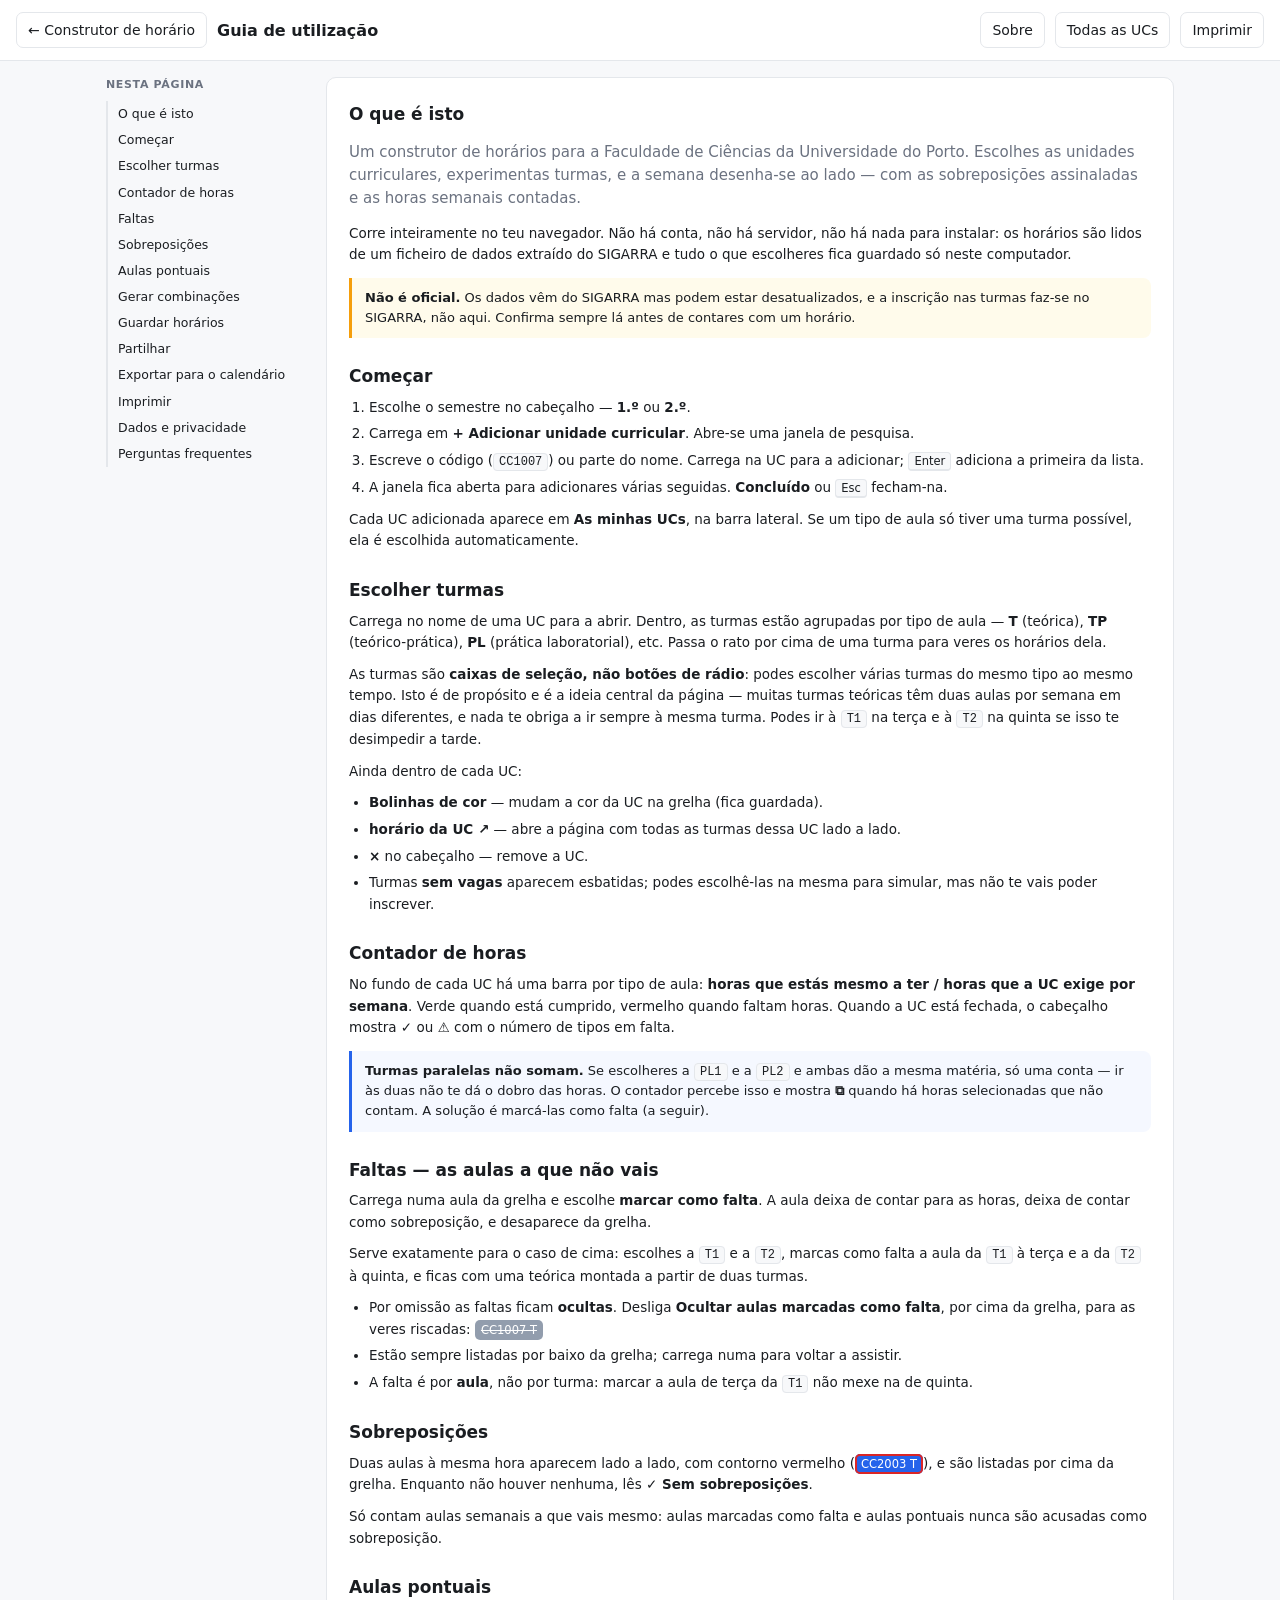
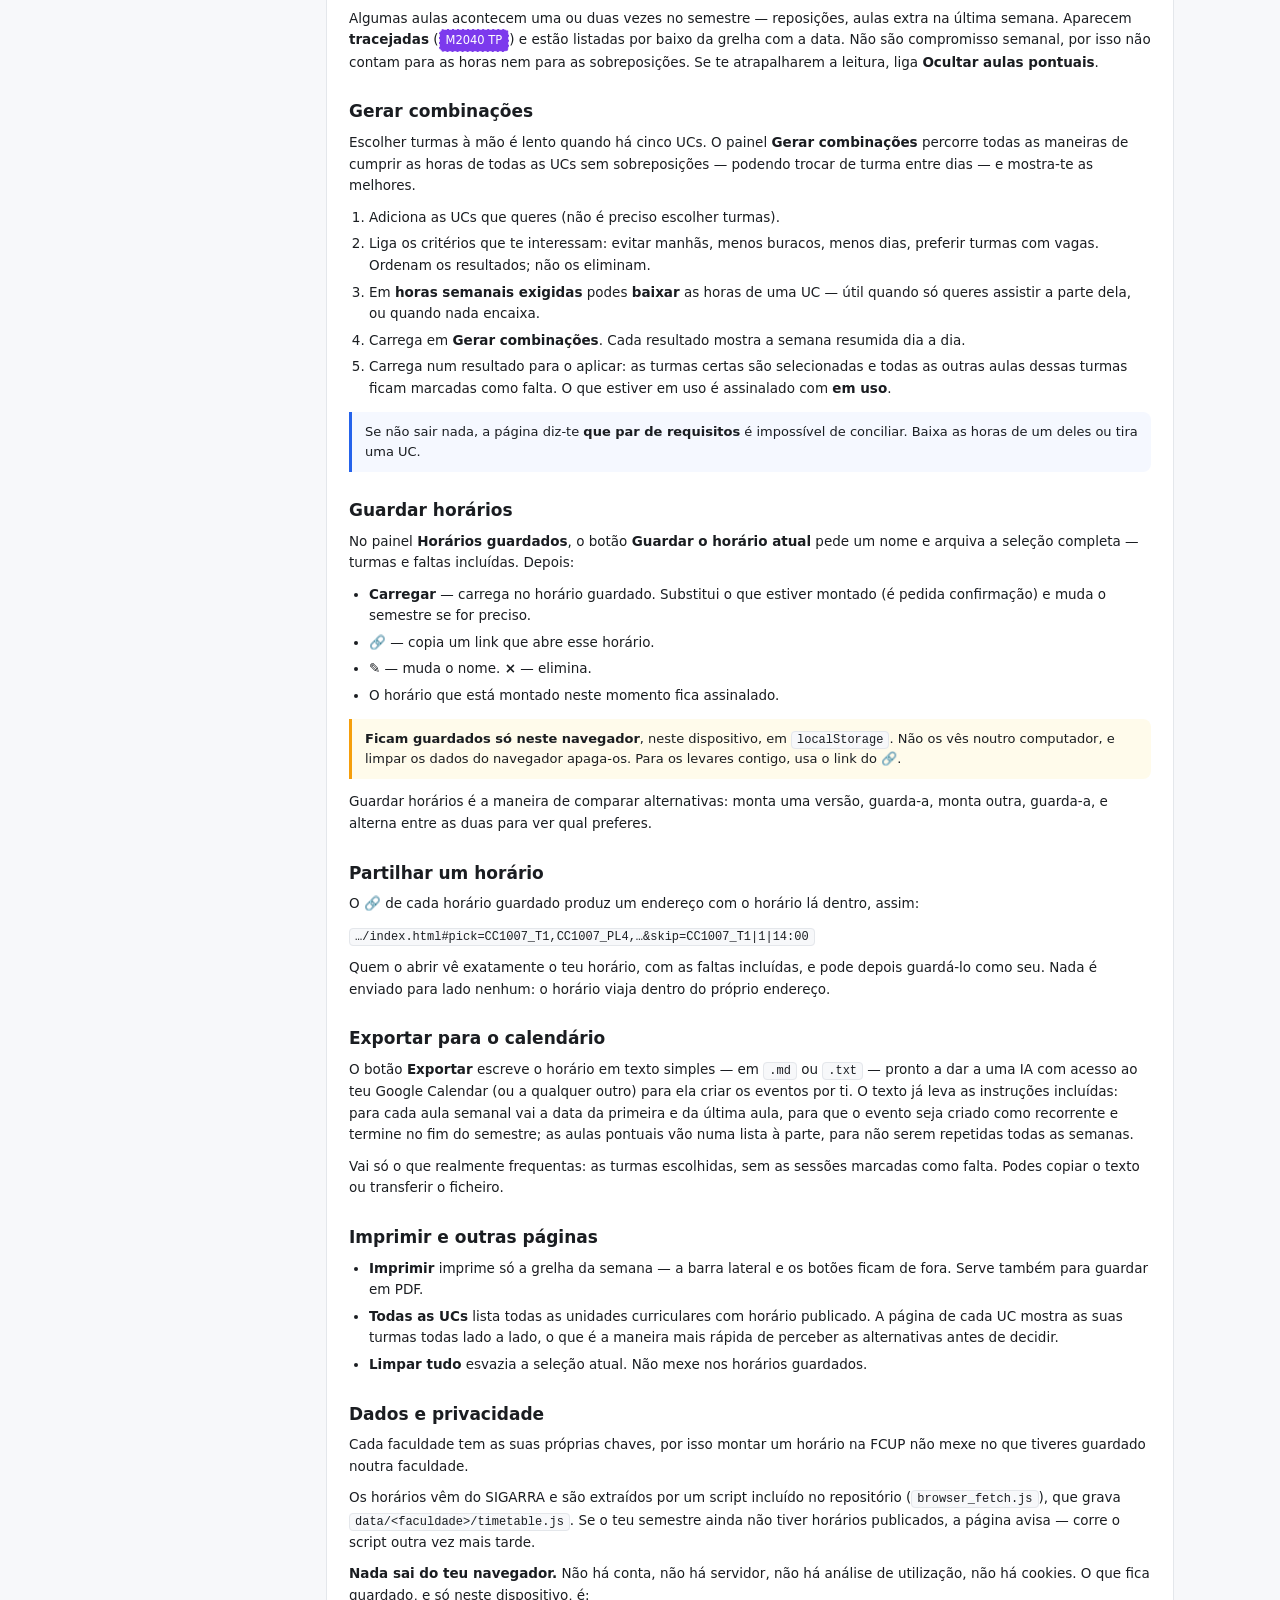
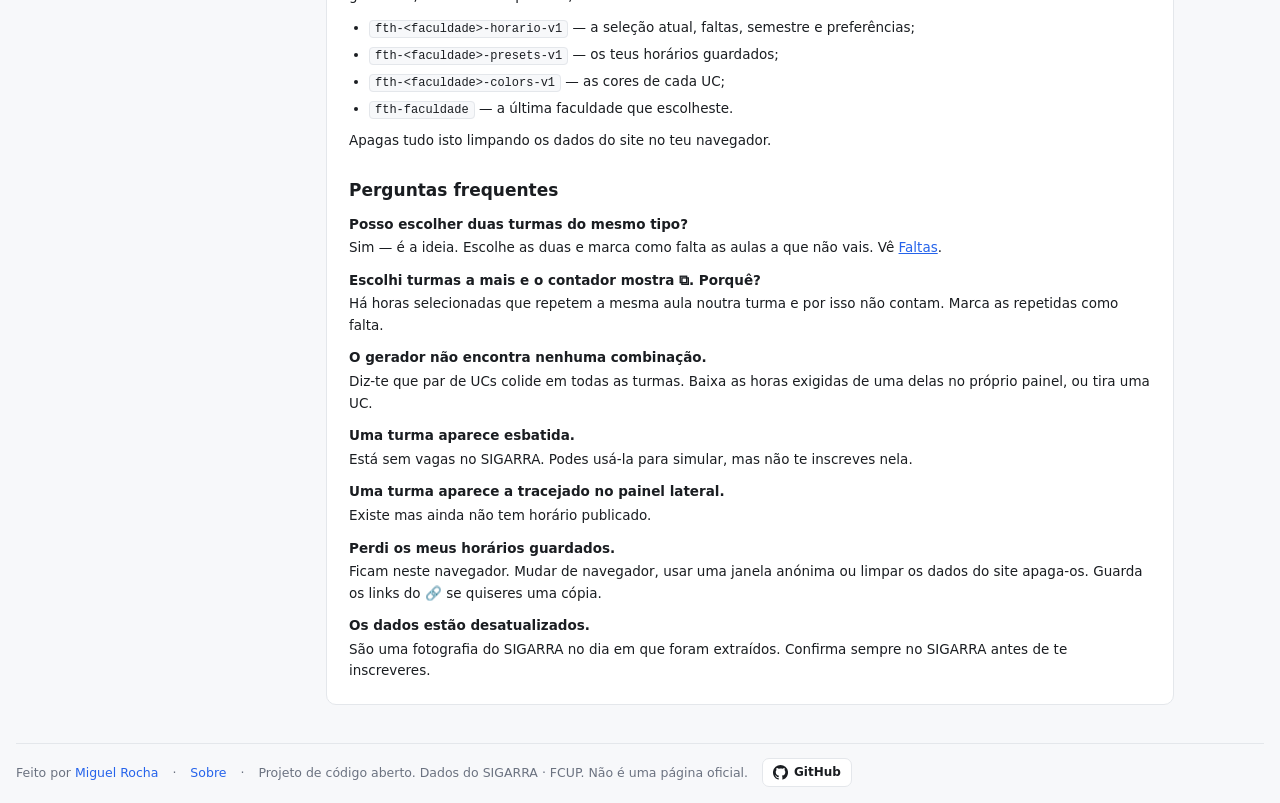
<file: guia.html>
<!doctype html>
<html lang="pt-PT">
<head>
<meta charset="utf-8">
<meta name="viewport" content="width=device-width, initial-scale=1">
<!-- seo:begin  gerado por scripts/build_seo.py — não editar à mão -->
<title>Guia — como montar o teu horário na U.Porto</title>
<meta name="description" content="Como usar o construtor de horários: escolher turmas, marcar faltas, cumprir as horas semanais, gerar combinações e guardar vários horários para comparar.">
<link rel="canonical" href="https://horario.miguelrocha.dev/guia.html">
<meta name="theme-color" content="#2563eb">
<link rel="icon" href="favicon.ico" sizes="32x32">
<link rel="icon" href="assets/icon.svg" type="image/svg+xml">
<link rel="apple-touch-icon" href="assets/apple-touch-icon.png">
<link rel="manifest" href="site.webmanifest">
<meta property="og:type" content="website">
<meta property="og:site_name" content="Faz o Teu Horário · U.Porto">
<meta property="og:locale" content="pt_PT">
<meta property="og:title" content="Guia de utilização">
<meta property="og:description" content="Como usar o construtor de horários: escolher turmas, marcar faltas, cumprir as horas semanais, gerar combinações e guardar vários horários para comparar.">
<meta property="og:url" content="https://horario.miguelrocha.dev/guia.html">
<meta property="og:image" content="https://horario.miguelrocha.dev/assets/og.png">
<meta property="og:image:width" content="1200">
<meta property="og:image:height" content="630">
<meta property="og:image:alt" content="Grelha semanal de horário com as aulas de cinco unidades curriculares">
<meta name="twitter:card" content="summary_large_image">
<meta name="twitter:title" content="Guia de utilização">
<meta name="twitter:description" content="Como usar o construtor de horários: escolher turmas, marcar faltas, cumprir as horas semanais, gerar combinações e guardar vários horários para comparar.">
<meta name="twitter:image" content="https://horario.miguelrocha.dev/assets/og.png">
<script type="application/ld+json">
{
  "@context": "https://schema.org",
  "@type": "FAQPage",
  "inLanguage": "pt-PT",
  "mainEntity": [
    {
      "@type": "Question",
      "name": "Posso escolher duas turmas do mesmo tipo?",
      "acceptedAnswer": {
        "@type": "Answer",
        "text": "Sim — é a ideia. Escolhe as duas e marca como falta as aulas a que não vais. Vê Faltas."
      }
    },
    {
      "@type": "Question",
      "name": "Escolhi turmas a mais e o contador mostra ⧉. Porquê?",
      "acceptedAnswer": {
        "@type": "Answer",
        "text": "Há horas selecionadas que repetem a mesma aula noutra turma e por isso não contam. Marca as repetidas como falta."
      }
    },
    {
      "@type": "Question",
      "name": "O gerador não encontra nenhuma combinação.",
      "acceptedAnswer": {
        "@type": "Answer",
        "text": "Diz-te que par de UCs colide em todas as turmas. Baixa as horas exigidas de uma delas no próprio painel, ou tira uma UC."
      }
    },
    {
      "@type": "Question",
      "name": "Uma turma aparece esbatida.",
      "acceptedAnswer": {
        "@type": "Answer",
        "text": "Está sem vagas no SIGARRA. Podes usá-la para simular, mas não te inscreves nela."
      }
    },
    {
      "@type": "Question",
      "name": "Uma turma aparece a tracejado no painel lateral.",
      "acceptedAnswer": {
        "@type": "Answer",
        "text": "Existe mas ainda não tem horário publicado."
      }
    },
    {
      "@type": "Question",
      "name": "Perdi os meus horários guardados.",
      "acceptedAnswer": {
        "@type": "Answer",
        "text": "Ficam neste navegador. Mudar de navegador, usar uma janela anónima ou limpar os dados do site apaga-os. Guarda os links do 🔗 se quiseres uma cópia."
      }
    },
    {
      "@type": "Question",
      "name": "Os dados estão desatualizados.",
      "acceptedAnswer": {
        "@type": "Answer",
        "text": "São uma fotografia do SIGARRA no dia em que foram extraídos. Confirma sempre no SIGARRA antes de te inscreveres."
      }
    }
  ]
}
</script>
<!-- seo:end -->
<link rel="stylesheet" href="assets/style.css">
<style>
  main{max-width:1100px;margin:0 auto;display:grid;
       grid-template-columns:200px minmax(0,1fr);gap:20px;align-items:start}
  @media (max-width:820px){ main{grid-template-columns:1fr} }

  /* table of contents, pinned beside the text */
  .toc{position:sticky;top:calc(var(--hdr,60px) + 16px);font-size:12.5px}
  .toc b{display:block;font-size:11px;text-transform:uppercase;letter-spacing:.06em;
         color:var(--muted);margin-bottom:8px}
  .toc a{display:block;padding:4px 0;text-decoration:none;color:var(--ink);
         border-left:2px solid var(--line);padding-left:10px}
  .toc a:hover{border-left-color:var(--accent);color:var(--accent)}
  @media (max-width:820px){ .toc{position:static} }

  article{background:var(--panel);border:1px solid var(--line);border-radius:10px;
          padding:8px 22px 22px}
  article h2{font-size:17px;font-weight:650;margin:26px 0 8px;scroll-margin-top:80px}
  article h2:first-of-type{margin-top:16px}
  article h3{font-size:14px;font-weight:650;margin:16px 0 5px}
  article p,article li{font-size:13.5px;line-height:1.6}
  article p{margin:0 0 10px}
  article ul,article ol{margin:0 0 10px;padding-left:20px}
  article li{margin-bottom:5px}
  article code{background:var(--bg);border:1px solid var(--line);border-radius:4px;
               padding:1px 5px;font-size:12px}
  article kbd{background:var(--bg);border:1px solid var(--line);border-bottom-width:2px;
              border-radius:4px;padding:1px 5px;font-size:11.5px;font-family:inherit}
  .lead{font-size:15px;color:var(--muted);line-height:1.55;margin:14px 0 0}

  /* one boxed aside per idea worth not missing */
  .tip{border-left:3px solid var(--accent);background:#f5f8ff;border-radius:0 8px 8px 0;
       padding:10px 13px;margin:12px 0;font-size:13px;line-height:1.55}
  .tip.amber{border-left-color:#f59e0b;background:#fffbeb}
  .tip b{font-weight:650}

  /* the little coloured markers the app uses, reproduced inline */
  .k{display:inline-block;border-radius:5px;padding:1px 6px;font-size:11.5px;color:#fff;
     background:#2563eb;vertical-align:baseline}
  .k.dash{background:#7c3aed;border:1px dashed rgba(255,255,255,.75)}
  .k.strike{background:#64748b;text-decoration:line-through;opacity:.7}
  .k.clash{background:#2563eb;outline:2px solid var(--bad);outline-offset:-2px}

  dl.faq{margin:0}
  dl.faq dt{font-weight:650;font-size:13.5px;margin-top:12px}
  dl.faq dd{margin:3px 0 0;font-size:13.5px;line-height:1.6;color:var(--ink)}
</style>
</head>
<body>

<header>
  <div class="bar">
    <a class="btn noprint" href="index.html">← Construtor de horário</a>
    <h1>Guia de utilização</h1>
    <div class="grow"></div>
    <a class="btn noprint" href="sobre.html">Sobre</a>
    <a class="btn noprint" href="subject.html">Todas as UCs</a>
    <button id="print" class="noprint">Imprimir</button>
  </div>
</header>

<main>
  <nav class="toc noprint">
    <b>Nesta página</b>
    <a href="#oque">O que é isto</a>
    <a href="#comecar">Começar</a>
    <a href="#turmas">Escolher turmas</a>
    <a href="#horas">Contador de horas</a>
    <a href="#faltas">Faltas</a>
    <a href="#sobreposicoes">Sobreposições</a>
    <a href="#pontuais">Aulas pontuais</a>
    <a href="#gerar">Gerar combinações</a>
    <a href="#guardar">Guardar horários</a>
    <a href="#partilhar">Partilhar</a>
    <a href="#exportar">Exportar para o calendário</a>
    <a href="#imprimir">Imprimir</a>
    <a href="#dados">Dados e privacidade</a>
    <a href="#faq">Perguntas frequentes</a>
  </nav>

  <article>
    <h2 id="oque">O que é isto</h2>
    <p class="lead">
      Um construtor de horários para a Faculdade de Ciências da Universidade do Porto.
      Escolhes as unidades curriculares, experimentas turmas, e a semana desenha-se ao
      lado — com as sobreposições assinaladas e as horas semanais contadas.
    </p>
    <p style="margin-top:12px">
      Corre inteiramente no teu navegador. Não há conta, não há servidor, não há nada
      para instalar: os horários são lidos de um ficheiro de dados extraído do SIGARRA
      e tudo o que escolheres fica guardado só neste computador.
    </p>
    <div class="tip amber">
      <b>Não é oficial.</b> Os dados vêm do SIGARRA mas podem estar desatualizados, e a
      inscrição nas turmas faz-se no SIGARRA, não aqui. Confirma sempre lá antes de
      contares com um horário.
    </div>

    <h2 id="comecar">Começar</h2>
    <ol>
      <li>Escolhe o semestre no cabeçalho — <b>1.º</b> ou <b>2.º</b>.</li>
      <li>Carrega em <b>+ Adicionar unidade curricular</b>. Abre-se uma janela de pesquisa.</li>
      <li>Escreve o código (<code>CC1007</code>) ou parte do nome. Carrega na UC para a
        adicionar; <kbd>Enter</kbd> adiciona a primeira da lista.</li>
      <li>A janela fica aberta para adicionares várias seguidas. <b>Concluído</b> ou
        <kbd>Esc</kbd> fecham-na.</li>
    </ol>
    <p>
      Cada UC adicionada aparece em <b>As minhas UCs</b>, na barra lateral. Se um tipo de
      aula só tiver uma turma possível, ela é escolhida automaticamente.
    </p>

    <h2 id="turmas">Escolher turmas</h2>
    <p>
      Carrega no nome de uma UC para a abrir. Dentro, as turmas estão agrupadas por tipo
      de aula — <b>T</b> (teórica), <b>TP</b> (teórico-prática), <b>PL</b> (prática
      laboratorial), etc. Passa o rato por cima de uma turma para veres os horários dela.
    </p>
    <p>
      As turmas são <b>caixas de seleção, não botões de rádio</b>: podes escolher várias
      turmas do mesmo tipo ao mesmo tempo. Isto é de propósito e é a ideia central da
      página — muitas turmas teóricas têm duas aulas por semana em dias diferentes, e
      nada te obriga a ir sempre à mesma turma. Podes ir à <code>T1</code> na terça e à
      <code>T2</code> na quinta se isso te desimpedir a tarde.
    </p>
    <p>Ainda dentro de cada UC:</p>
    <ul>
      <li><b>Bolinhas de cor</b> — mudam a cor da UC na grelha (fica guardada).</li>
      <li><b>horário da UC ↗</b> — abre a página com todas as turmas dessa UC lado a lado.</li>
      <li><b>×</b> no cabeçalho — remove a UC.</li>
      <li>Turmas <b>sem vagas</b> aparecem esbatidas; podes escolhê-las na mesma para
        simular, mas não te vais poder inscrever.</li>
    </ul>

    <h2 id="horas">Contador de horas</h2>
    <p>
      No fundo de cada UC há uma barra por tipo de aula: <b>horas que estás mesmo a ter
      / horas que a UC exige por semana</b>. Verde quando está cumprido, vermelho quando
      faltam horas. Quando a UC está fechada, o cabeçalho mostra ✓ ou ⚠ com o número de
      tipos em falta.
    </p>
    <div class="tip">
      <b>Turmas paralelas não somam.</b> Se escolheres a <code>PL1</code> e a
      <code>PL2</code> e ambas dão a mesma matéria, só uma conta — ir às duas não te dá o
      dobro das horas. O contador percebe isso e mostra <b>⧉</b> quando há horas
      selecionadas que não contam. A solução é marcá-las como falta (a seguir).
    </div>

    <h2 id="faltas">Faltas — as aulas a que não vais</h2>
    <p>
      Carrega numa aula da grelha e escolhe <b>marcar como falta</b>. A aula deixa de
      contar para as horas, deixa de contar como sobreposição, e desaparece da grelha.
    </p>
    <p>
      Serve exatamente para o caso de cima: escolhes a <code>T1</code> e a
      <code>T2</code>, marcas como falta a aula da <code>T1</code> à terça e a da
      <code>T2</code> à quinta, e ficas com uma teórica montada a partir de duas turmas.
    </p>
    <ul>
      <li>Por omissão as faltas ficam <b>ocultas</b>. Desliga
        <b>Ocultar aulas marcadas como falta</b>, por cima da grelha, para as veres
        riscadas: <span class="k strike">CC1007 T</span></li>
      <li>Estão sempre listadas por baixo da grelha; carrega numa para voltar a assistir.</li>
      <li>A falta é por <b>aula</b>, não por turma: marcar a aula de terça da
        <code>T1</code> não mexe na de quinta.</li>
    </ul>

    <h2 id="sobreposicoes">Sobreposições</h2>
    <p>
      Duas aulas à mesma hora aparecem lado a lado, com contorno vermelho
      (<span class="k clash">CC2003 T</span>), e são listadas por cima da grelha. Enquanto
      não houver nenhuma, lês <b>✓ Sem sobreposições</b>.
    </p>
    <p>
      Só contam aulas semanais a que vais mesmo: aulas marcadas como falta e aulas
      pontuais nunca são acusadas como sobreposição.
    </p>

    <h2 id="pontuais">Aulas pontuais</h2>
    <p>
      Algumas aulas acontecem uma ou duas vezes no semestre — reposições, aulas extra na
      última semana. Aparecem <b>tracejadas</b> (<span class="k dash">M2040 TP</span>) e
      estão listadas por baixo da grelha com a data. Não são compromisso semanal, por
      isso não contam para as horas nem para as sobreposições. Se te atrapalharem a
      leitura, liga <b>Ocultar aulas pontuais</b>.
    </p>

    <h2 id="gerar">Gerar combinações</h2>
    <p>
      Escolher turmas à mão é lento quando há cinco UCs. O painel <b>Gerar combinações</b>
      percorre todas as maneiras de cumprir as horas de todas as UCs sem sobreposições —
      podendo trocar de turma entre dias — e mostra-te as melhores.
    </p>
    <ol>
      <li>Adiciona as UCs que queres (não é preciso escolher turmas).</li>
      <li>Liga os critérios que te interessam: evitar manhãs, menos buracos, menos dias,
        preferir turmas com vagas. Ordenam os resultados; não os eliminam.</li>
      <li>Em <b>horas semanais exigidas</b> podes <b>baixar</b> as horas de uma UC — útil
        quando só queres assistir a parte dela, ou quando nada encaixa.</li>
      <li>Carrega em <b>Gerar combinações</b>. Cada resultado mostra a semana resumida
        dia a dia.</li>
      <li>Carrega num resultado para o aplicar: as turmas certas são selecionadas e todas
        as outras aulas dessas turmas ficam marcadas como falta. O que estiver em uso é
        assinalado com <b>em uso</b>.</li>
    </ol>
    <div class="tip">
      Se não sair nada, a página diz-te <b>que par de requisitos</b> é impossível de
      conciliar. Baixa as horas de um deles ou tira uma UC.
    </div>

    <h2 id="guardar">Guardar horários</h2>
    <p>
      No painel <b>Horários guardados</b>, o botão <b>Guardar o horário atual</b> pede um
      nome e arquiva a seleção completa — turmas e faltas incluídas. Depois:
    </p>
    <ul>
      <li><b>Carregar</b> — carrega no horário guardado. Substitui o que estiver montado
        (é pedida confirmação) e muda o semestre se for preciso.</li>
      <li><b>🔗</b> — copia um link que abre esse horário.</li>
      <li><b>✎</b> — muda o nome. <b>×</b> — elimina.</li>
      <li>O horário que está montado neste momento fica assinalado.</li>
    </ul>
    <div class="tip amber">
      <b>Ficam guardados só neste navegador</b>, neste dispositivo, em
      <code>localStorage</code>. Não os vês noutro computador, e limpar os dados do
      navegador apaga-os. Para os levares contigo, usa o link do 🔗.
    </div>
    <p>
      Guardar horários é a maneira de comparar alternativas: monta uma versão, guarda-a,
      monta outra, guarda-a, e alterna entre as duas para ver qual preferes.
    </p>

    <h2 id="partilhar">Partilhar um horário</h2>
    <p>
      O 🔗 de cada horário guardado produz um endereço com o horário lá dentro, assim:
    </p>
    <p><code>…/index.html#pick=CC1007_T1,CC1007_PL4,…&amp;skip=CC1007_T1|1|14:00</code></p>
    <p>
      Quem o abrir vê exatamente o teu horário, com as faltas incluídas, e pode depois
      guardá-lo como seu. Nada é enviado para lado nenhum: o horário viaja dentro do
      próprio endereço.
    </p>

    <h2 id="exportar">Exportar para o calendário</h2>
    <p>
      O botão <b>Exportar</b> escreve o horário em texto simples — em
      <code>.md</code> ou <code>.txt</code> — pronto a dar a uma IA com acesso ao teu
      Google Calendar (ou a qualquer outro) para ela criar os eventos por ti. O texto
      já leva as instruções incluídas: para cada aula semanal vai a data da primeira e
      da última aula, para que o evento seja criado como recorrente e termine no fim do
      semestre; as aulas pontuais vão numa lista à parte, para não serem repetidas
      todas as semanas.
    </p>
    <p>
      Vai só o que realmente frequentas: as turmas escolhidas, sem as sessões marcadas
      como falta. Podes copiar o texto ou transferir o ficheiro.
    </p>

    <h2 id="imprimir">Imprimir e outras páginas</h2>
    <ul>
      <li><b>Imprimir</b> imprime só a grelha da semana — a barra lateral e os botões
        ficam de fora. Serve também para guardar em PDF.</li>
      <li><b>Todas as UCs</b> lista todas as unidades curriculares com horário publicado.
        A página de cada UC mostra as suas turmas todas lado a lado, o que é a maneira
        mais rápida de perceber as alternativas antes de decidir.</li>
      <li><b>Limpar tudo</b> esvazia a seleção atual. Não mexe nos horários guardados.</li>
    </ul>

    <h2 id="dados">Dados e privacidade</h2>
    <p>
      Cada faculdade tem as suas próprias chaves, por isso montar um horário na
      FCUP não mexe no que tiveres guardado noutra faculdade.
    </p>
    <p>
      Os horários vêm do SIGARRA e são extraídos por um script incluído no
      repositório (<code>browser_fetch.js</code>), que grava
      <code>data/&lt;faculdade&gt;/timetable.js</code>. Se o teu semestre ainda não tiver horários
      publicados, a página avisa — corre o script outra vez mais tarde.
    </p>
    <p>
      <b>Nada sai do teu navegador.</b> Não há conta, não há servidor, não há análise de
      utilização, não há cookies. O que fica guardado, e só neste dispositivo, é:
    </p>
    <ul>
      <li><code>fth-&lt;faculdade&gt;-horario-v1</code> — a seleção atual, faltas,
        semestre e preferências;</li>
      <li><code>fth-&lt;faculdade&gt;-presets-v1</code> — os teus horários guardados;</li>
      <li><code>fth-&lt;faculdade&gt;-colors-v1</code> — as cores de cada UC;</li>
      <li><code>fth-faculdade</code> — a última faculdade que escolheste.</li>
    </ul>
    <p>
      Apagas tudo isto limpando os dados do site no teu navegador.
    </p>

    <h2 id="faq">Perguntas frequentes</h2>
    <dl class="faq">
      <dt>Posso escolher duas turmas do mesmo tipo?</dt>
      <dd>Sim — é a ideia. Escolhe as duas e marca como falta as aulas a que não vais.
        Vê <a href="#faltas">Faltas</a>.</dd>

      <dt>Escolhi turmas a mais e o contador mostra ⧉. Porquê?</dt>
      <dd>Há horas selecionadas que repetem a mesma aula noutra turma e por isso não
        contam. Marca as repetidas como falta.</dd>

      <dt>O gerador não encontra nenhuma combinação.</dt>
      <dd>Diz-te que par de UCs colide em todas as turmas. Baixa as horas exigidas de uma
        delas no próprio painel, ou tira uma UC.</dd>

      <dt>Uma turma aparece esbatida.</dt>
      <dd>Está sem vagas no SIGARRA. Podes usá-la para simular, mas não te inscreves nela.</dd>

      <dt>Uma turma aparece a tracejado no painel lateral.</dt>
      <dd>Existe mas ainda não tem horário publicado.</dd>

      <dt>Perdi os meus horários guardados.</dt>
      <dd>Ficam neste navegador. Mudar de navegador, usar uma janela anónima ou limpar os
        dados do site apaga-os. Guarda os links do 🔗 se quiseres uma cópia.</dd>

      <dt>Os dados estão desatualizados.</dt>
      <dd>São uma fotografia do SIGARRA no dia em que foram extraídos. Confirma sempre no
        SIGARRA antes de te inscreveres.</dd>
    </dl>
  </article>
</main>

<footer class="site-foot noprint">
  <span>Feito por <a href="https://miguelrocha.dev" target="_blank" rel="noopener">Miguel Rocha</a></span>
  <span aria-hidden="true">·</span>
  <span><a href="sobre.html">Sobre</a></span>
  <span aria-hidden="true">·</span>
  <span>Projeto de código aberto. Dados do SIGARRA · FCUP. Não é uma página oficial.</span>
  <a class="gh" href="https://github.com/mmroch4/fazoteuhorario"
     target="_blank" rel="noopener">
    <svg viewBox="0 0 16 16" aria-hidden="true"><path d="M8 0a8 8 0 0 0-2.53 15.59c.4.07.55-.17.55-.38
      0-.19-.01-.82-.01-1.49-2.01.37-2.53-.49-2.69-.94-.09-.23-.48-.94-.82-1.13-.28-.15-.68-.52-.01-.53
      .63-.01 1.08.58 1.23.82.72 1.21 1.87.87 2.33.66.07-.52.28-.87.51-1.07-1.78-.2-3.64-.89-3.64-3.95
      0-.87.31-1.59.82-2.15-.08-.2-.36-1.02.08-2.12 0 0 .67-.21 2.2.82a7.4 7.4 0 0 1 2-.27c.68 0
      1.36.09 2 .27 1.53-1.04 2.2-.82 2.2-.82.44 1.1.16 1.92.08 2.12.51.56.82 1.27.82 2.15 0 3.07-1.87
      3.75-3.65 3.95.29.25.54.73.54 1.48 0 1.07-.01 1.93-.01 2.2 0 .21.15.46.55.38A8 8 0 0 0 8 0Z"/></svg>
    GitHub
  </a>
</footer>

<script>
  document.getElementById("print").onclick = () => window.print();
  // The sticky table of contents hangs below the header, whose height changes
  // when the toolbar wraps on narrow screens.
  const hdr = document.querySelector("header");
  const sync = () =>
    document.documentElement.style.setProperty("--hdr", hdr.offsetHeight + "px");
  sync();
  addEventListener("resize", sync);
</script>
</body>
</html>
</file>
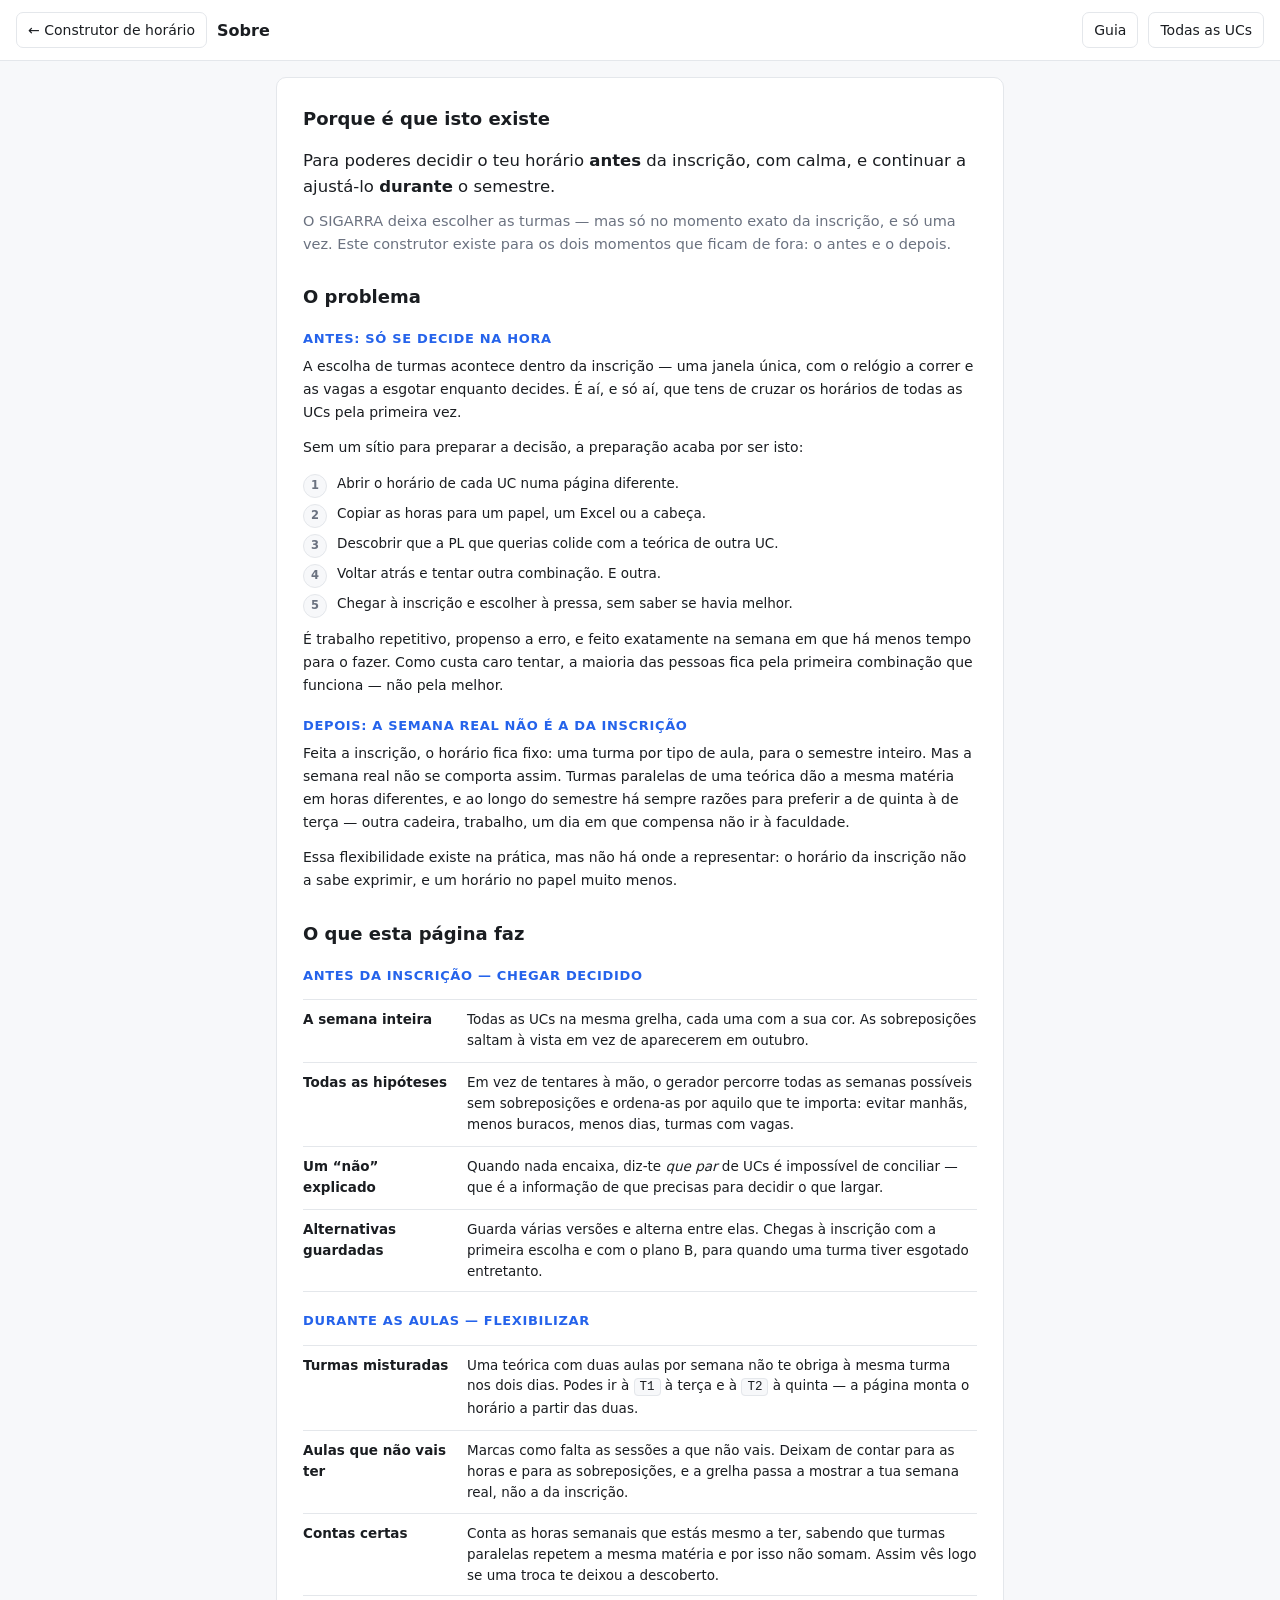
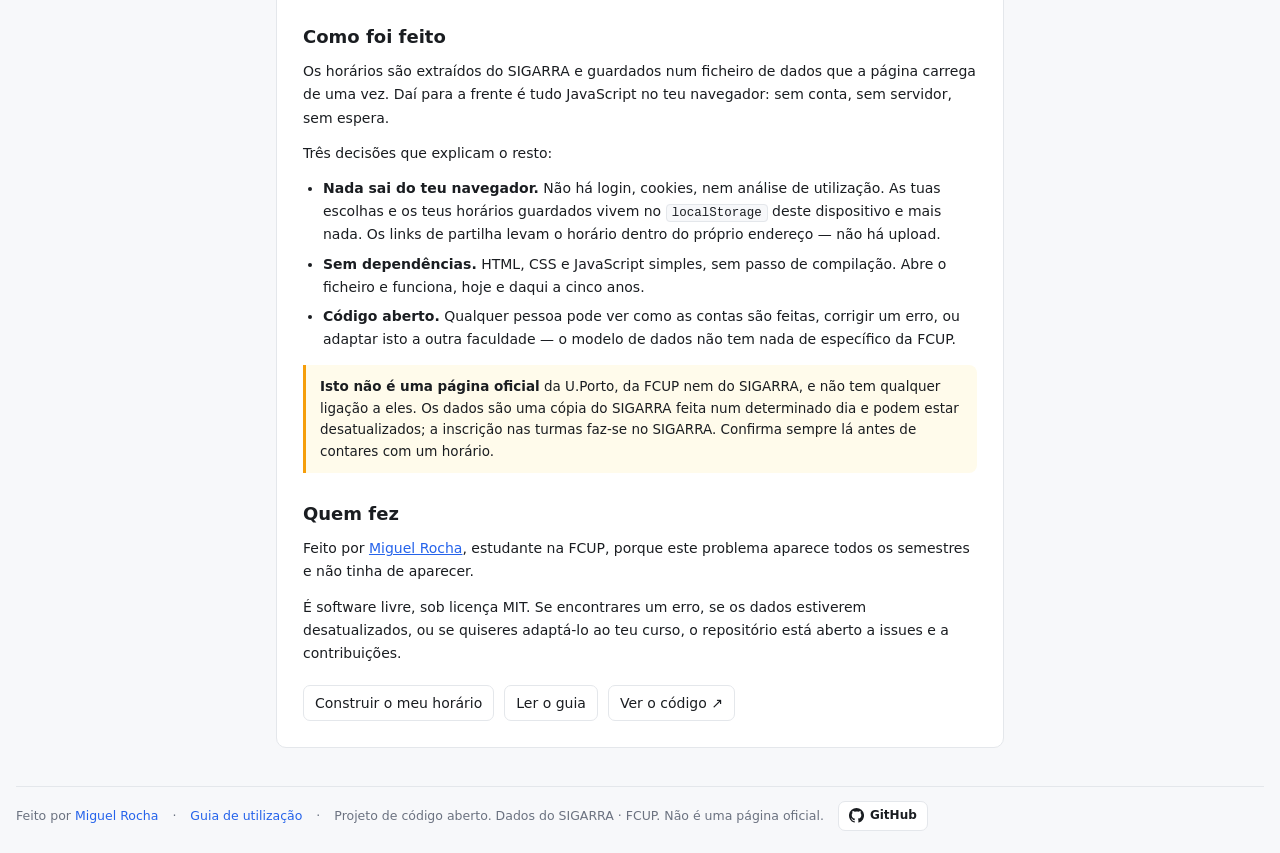
<file: sobre.html>
<!doctype html>
<html lang="pt-PT">
<head>
<meta charset="utf-8">
<meta name="viewport" content="width=device-width, initial-scale=1">
<!-- seo:begin  gerado por scripts/build_seo.py — não editar à mão -->
<title>Sobre o projeto — Faz o Teu Horário, U.Porto</title>
<meta name="description" content="Porque é que este construtor existe: decidir o horário antes da inscrição no SIGARRA e continuar a ajustá-lo durante o semestre. Projeto de código aberto.">
<link rel="canonical" href="https://horario.miguelrocha.dev/sobre.html">
<meta name="theme-color" content="#2563eb">
<link rel="icon" href="favicon.ico" sizes="32x32">
<link rel="icon" href="assets/icon.svg" type="image/svg+xml">
<link rel="apple-touch-icon" href="assets/apple-touch-icon.png">
<link rel="manifest" href="site.webmanifest">
<meta property="og:type" content="website">
<meta property="og:site_name" content="Faz o Teu Horário · U.Porto">
<meta property="og:locale" content="pt_PT">
<meta property="og:title" content="Porque é que este projeto existe">
<meta property="og:description" content="Porque é que este construtor existe: decidir o horário antes da inscrição no SIGARRA e continuar a ajustá-lo durante o semestre. Projeto de código aberto.">
<meta property="og:url" content="https://horario.miguelrocha.dev/sobre.html">
<meta property="og:image" content="https://horario.miguelrocha.dev/assets/og.png">
<meta property="og:image:width" content="1200">
<meta property="og:image:height" content="630">
<meta property="og:image:alt" content="Grelha semanal de horário com as aulas de cinco unidades curriculares">
<meta name="twitter:card" content="summary_large_image">
<meta name="twitter:title" content="Porque é que este projeto existe">
<meta name="twitter:description" content="Porque é que este construtor existe: decidir o horário antes da inscrição no SIGARRA e continuar a ajustá-lo durante o semestre. Projeto de código aberto.">
<meta name="twitter:image" content="https://horario.miguelrocha.dev/assets/og.png">
<script type="application/ld+json">
{
  "@context": "https://schema.org",
  "@type": "AboutPage",
  "name": "Sobre o projeto — Faz o Teu Horário, U.Porto",
  "url": "https://horario.miguelrocha.dev/sobre.html",
  "description": "Porque é que este construtor existe: decidir o horário antes da inscrição no SIGARRA e continuar a ajustá-lo durante o semestre. Projeto de código aberto.",
  "inLanguage": "pt-PT",
  "author": {
    "@type": "Person",
    "name": "Miguel Rocha",
    "url": "https://miguelrocha.dev"
  },
  "mainEntity": {
    "@type": "SoftwareApplication",
    "name": "Faz o Teu Horário · U.Porto",
    "url": "https://horario.miguelrocha.dev/",
    "applicationCategory": "EducationalApplication",
    "operatingSystem": "Any (navegador web)",
    "author": {
      "@type": "Person",
      "name": "Miguel Rocha",
      "url": "https://miguelrocha.dev"
    }
  }
}
</script>
<!-- seo:end -->
<link rel="stylesheet" href="assets/style.css">
<style>
  main{max-width:760px;margin:0 auto}
  article{background:var(--panel);border:1px solid var(--line);border-radius:10px;
          padding:10px 26px 26px}
  article h2{font-size:18px;font-weight:650;margin:28px 0 10px}
  article h2:first-of-type{margin-top:18px}
  /* the two moments the page is about: before enrolling, and during term */
  article h3{font-size:13px;font-weight:650;margin:20px 0 6px;color:var(--accent);
             text-transform:uppercase;letter-spacing:.05em}
  article p,article li{font-size:14px;line-height:1.65}
  article p{margin:0 0 12px}
  article ul{margin:0 0 12px;padding-left:20px}
  article li{margin-bottom:6px}
  article code{background:var(--bg);border:1px solid var(--line);border-radius:4px;
               padding:1px 5px;font-size:12.5px}
  .lead{font-size:16.5px;line-height:1.55;color:var(--ink);margin:16px 0 0;font-weight:500}
  .sub{font-size:14.5px;color:var(--muted);line-height:1.6;margin:10px 0 0}

  /* the problem, stated as the sequence of steps it actually costs you */
  .steps{counter-reset:s;list-style:none;padding:0;margin:14px 0}
  .steps li{counter-increment:s;position:relative;padding-left:34px;margin-bottom:9px;
            font-size:13.5px;line-height:1.55}
  .steps li::before{content:counter(s);position:absolute;left:0;top:1px;
       width:22px;height:22px;border-radius:50%;background:var(--bg);
       border:1px solid var(--line);color:var(--muted);font-size:11.5px;font-weight:650;
       display:flex;align-items:center;justify-content:center}

  .tip{border-left:3px solid var(--accent);background:#f5f8ff;border-radius:0 8px 8px 0;
       padding:11px 14px;margin:14px 0;font-size:13.5px;line-height:1.6}
  .tip.amber{border-left-color:#f59e0b;background:#fffbeb}
  .tip b{font-weight:650}

  /* what it does differently — one line per idea, no marketing */
  .does{display:grid;gap:2px;margin:14px 0}
  .does div{display:grid;grid-template-columns:150px 1fr;gap:14px;padding:9px 0;
            border-top:1px solid var(--line);font-size:13.5px;line-height:1.55}
  .does div:last-child{border-bottom:1px solid var(--line)}
  .does b{font-weight:650}
  @media (max-width:560px){ .does div{grid-template-columns:1fr;gap:2px} }

  .cta{display:flex;gap:10px;flex-wrap:wrap;margin-top:20px}
</style>
</head>
<body>

<header>
  <div class="bar">
    <a class="btn noprint" href="index.html">← Construtor de horário</a>
    <h1>Sobre</h1>
    <div class="grow"></div>
    <a class="btn noprint" href="guia.html">Guia</a>
    <a class="btn noprint" href="subject.html">Todas as UCs</a>
  </div>
</header>

<main>
  <article>
    <h2>Porque é que isto existe</h2>
    <p class="lead">
      Para poderes decidir o teu horário <b>antes</b> da inscrição, com calma, e
      continuar a ajustá-lo <b>durante</b> o semestre.
    </p>
    <p class="sub">
      O SIGARRA deixa escolher as turmas — mas só no momento exato da inscrição,
      e só uma vez. Este construtor existe para os dois momentos que ficam de
      fora: o antes e o depois.
    </p>

    <h2>O problema</h2>

    <h3>Antes: só se decide na hora</h3>
    <p>
      A escolha de turmas acontece dentro da inscrição — uma janela única, com o
      relógio a correr e as vagas a esgotar enquanto decides. É aí, e só aí, que
      tens de cruzar os horários de todas as UCs pela primeira vez.
    </p>
    <p>Sem um sítio para preparar a decisão, a preparação acaba por ser isto:</p>
    <ol class="steps">
      <li>Abrir o horário de cada UC numa página diferente.</li>
      <li>Copiar as horas para um papel, um Excel ou a cabeça.</li>
      <li>Descobrir que a PL que querias colide com a teórica de outra UC.</li>
      <li>Voltar atrás e tentar outra combinação. E outra.</li>
      <li>Chegar à inscrição e escolher à pressa, sem saber se havia melhor.</li>
    </ol>
    <p>
      É trabalho repetitivo, propenso a erro, e feito exatamente na semana em que
      há menos tempo para o fazer. Como custa caro tentar, a maioria das pessoas
      fica pela primeira combinação que funciona — não pela melhor.
    </p>

    <h3>Depois: a semana real não é a da inscrição</h3>
    <p>
      Feita a inscrição, o horário fica fixo: uma turma por tipo de aula, para o
      semestre inteiro. Mas a semana real não se comporta assim. Turmas paralelas
      de uma teórica dão a mesma matéria em horas diferentes, e ao longo do
      semestre há sempre razões para preferir a de quinta à de terça — outra
      cadeira, trabalho, um dia em que compensa não ir à faculdade.
    </p>
    <p>
      Essa flexibilidade existe na prática, mas não há onde a representar: o
      horário da inscrição não a sabe exprimir, e um horário no papel muito menos.
    </p>

    <h2>O que esta página faz</h2>

    <h3>Antes da inscrição — chegar decidido</h3>
    <div class="does">
      <div><b>A semana inteira</b>
        <span>Todas as UCs na mesma grelha, cada uma com a sua cor. As
          sobreposições saltam à vista em vez de aparecerem em outubro.</span></div>
      <div><b>Todas as hipóteses</b>
        <span>Em vez de tentares à mão, o gerador percorre todas as semanas
          possíveis sem sobreposições e ordena-as por aquilo que te importa:
          evitar manhãs, menos buracos, menos dias, turmas com vagas.</span></div>
      <div><b>Um “não” explicado</b>
        <span>Quando nada encaixa, diz-te <i>que par</i> de UCs é impossível de
          conciliar — que é a informação de que precisas para decidir o que
          largar.</span></div>
      <div><b>Alternativas guardadas</b>
        <span>Guarda várias versões e alterna entre elas. Chegas à inscrição com
          a primeira escolha e com o plano B, para quando uma turma tiver
          esgotado entretanto.</span></div>
    </div>

    <h3>Durante as aulas — flexibilizar</h3>
    <div class="does">
      <div><b>Turmas misturadas</b>
        <span>Uma teórica com duas aulas por semana não te obriga à mesma turma
          nos dois dias. Podes ir à <code>T1</code> à terça e à <code>T2</code> à
          quinta — a página monta o horário a partir das duas.</span></div>
      <div><b>Aulas que não vais ter</b>
        <span>Marcas como falta as sessões a que não vais. Deixam de contar para
          as horas e para as sobreposições, e a grelha passa a mostrar a tua
          semana real, não a da inscrição.</span></div>
      <div><b>Contas certas</b>
        <span>Conta as horas semanais que estás mesmo a ter, sabendo que turmas
          paralelas repetem a mesma matéria e por isso não somam. Assim vês logo
          se uma troca te deixou a descoberto.</span></div>
    </div>

    <h2>Como foi feito</h2>
    <p>
      Os horários são extraídos do SIGARRA e guardados num ficheiro de dados que
      a página carrega de uma vez. Daí para a frente é tudo JavaScript no teu
      navegador: sem conta, sem servidor, sem espera.
    </p>
    <p>
      Três decisões que explicam o resto:
    </p>
    <ul>
      <li><b>Nada sai do teu navegador.</b> Não há login, cookies, nem análise de
        utilização. As tuas escolhas e os teus horários guardados vivem no
        <code>localStorage</code> deste dispositivo e mais nada. Os links de
        partilha levam o horário dentro do próprio endereço — não há upload.</li>
      <li><b>Sem dependências.</b> HTML, CSS e JavaScript simples, sem passo de
        compilação. Abre o ficheiro e funciona, hoje e daqui a cinco anos.</li>
      <li><b>Código aberto.</b> Qualquer pessoa pode ver como as contas são
        feitas, corrigir um erro, ou adaptar isto a outra faculdade — o modelo de
        dados não tem nada de específico da FCUP.</li>
    </ul>

    <div class="tip amber">
      <b>Isto não é uma página oficial</b> da U.Porto, da FCUP nem do SIGARRA, e
      não tem qualquer ligação a eles. Os dados são uma cópia do SIGARRA feita
      num determinado dia e podem estar desatualizados; a inscrição nas turmas
      faz-se no SIGARRA. Confirma sempre lá antes de contares com um horário.
    </div>

    <h2>Quem fez</h2>
    <p>
      Feito por <a href="https://miguelrocha.dev" target="_blank" rel="noopener">Miguel
      Rocha</a>, estudante na FCUP, porque este problema aparece todos os
      semestres e não tinha de aparecer.
    </p>
    <p>
      É software livre, sob licença MIT. Se encontrares um erro, se os dados
      estiverem desatualizados, ou se quiseres adaptá-lo ao teu curso, o
      repositório está aberto a issues e a contribuições.
    </p>
    <div class="cta">
      <a class="btn" href="index.html">Construir o meu horário</a>
      <a class="btn" href="guia.html">Ler o guia</a>
      <a class="btn" href="https://github.com/mmroch4/fazoteuhorario"
         target="_blank" rel="noopener">Ver o código ↗</a>
    </div>
  </article>
</main>

<footer class="site-foot noprint">
  <span>Feito por <a href="https://miguelrocha.dev" target="_blank" rel="noopener">Miguel Rocha</a></span>
  <span aria-hidden="true">·</span>
  <span><a href="guia.html">Guia de utilização</a></span>
  <span aria-hidden="true">·</span>
  <span>Projeto de código aberto. Dados do SIGARRA · FCUP. Não é uma página oficial.</span>
  <a class="gh" href="https://github.com/mmroch4/fazoteuhorario"
     target="_blank" rel="noopener">
    <svg viewBox="0 0 16 16" aria-hidden="true"><path d="M8 0a8 8 0 0 0-2.53 15.59c.4.07.55-.17.55-.38
      0-.19-.01-.82-.01-1.49-2.01.37-2.53-.49-2.69-.94-.09-.23-.48-.94-.82-1.13-.28-.15-.68-.52-.01-.53
      .63-.01 1.08.58 1.23.82.72 1.21 1.87.87 2.33.66.07-.52.28-.87.51-1.07-1.78-.2-3.64-.89-3.64-3.95
      0-.87.31-1.59.82-2.15-.08-.2-.36-1.02.08-2.12 0 0 .67-.21 2.2.82a7.4 7.4 0 0 1 2-.27c.68 0
      1.36.09 2 .27 1.53-1.04 2.2-.82 2.2-.82.44 1.1.16 1.92.08 2.12.51.56.82 1.27.82 2.15 0 3.07-1.87
      3.75-3.65 3.95.29.25.54.73.54 1.48 0 1.07-.01 1.93-.01 2.2 0 .21.15.46.55.38A8 8 0 0 0 8 0Z"/></svg>
    GitHub
  </a>
</footer>
</body>
</html>
</file>
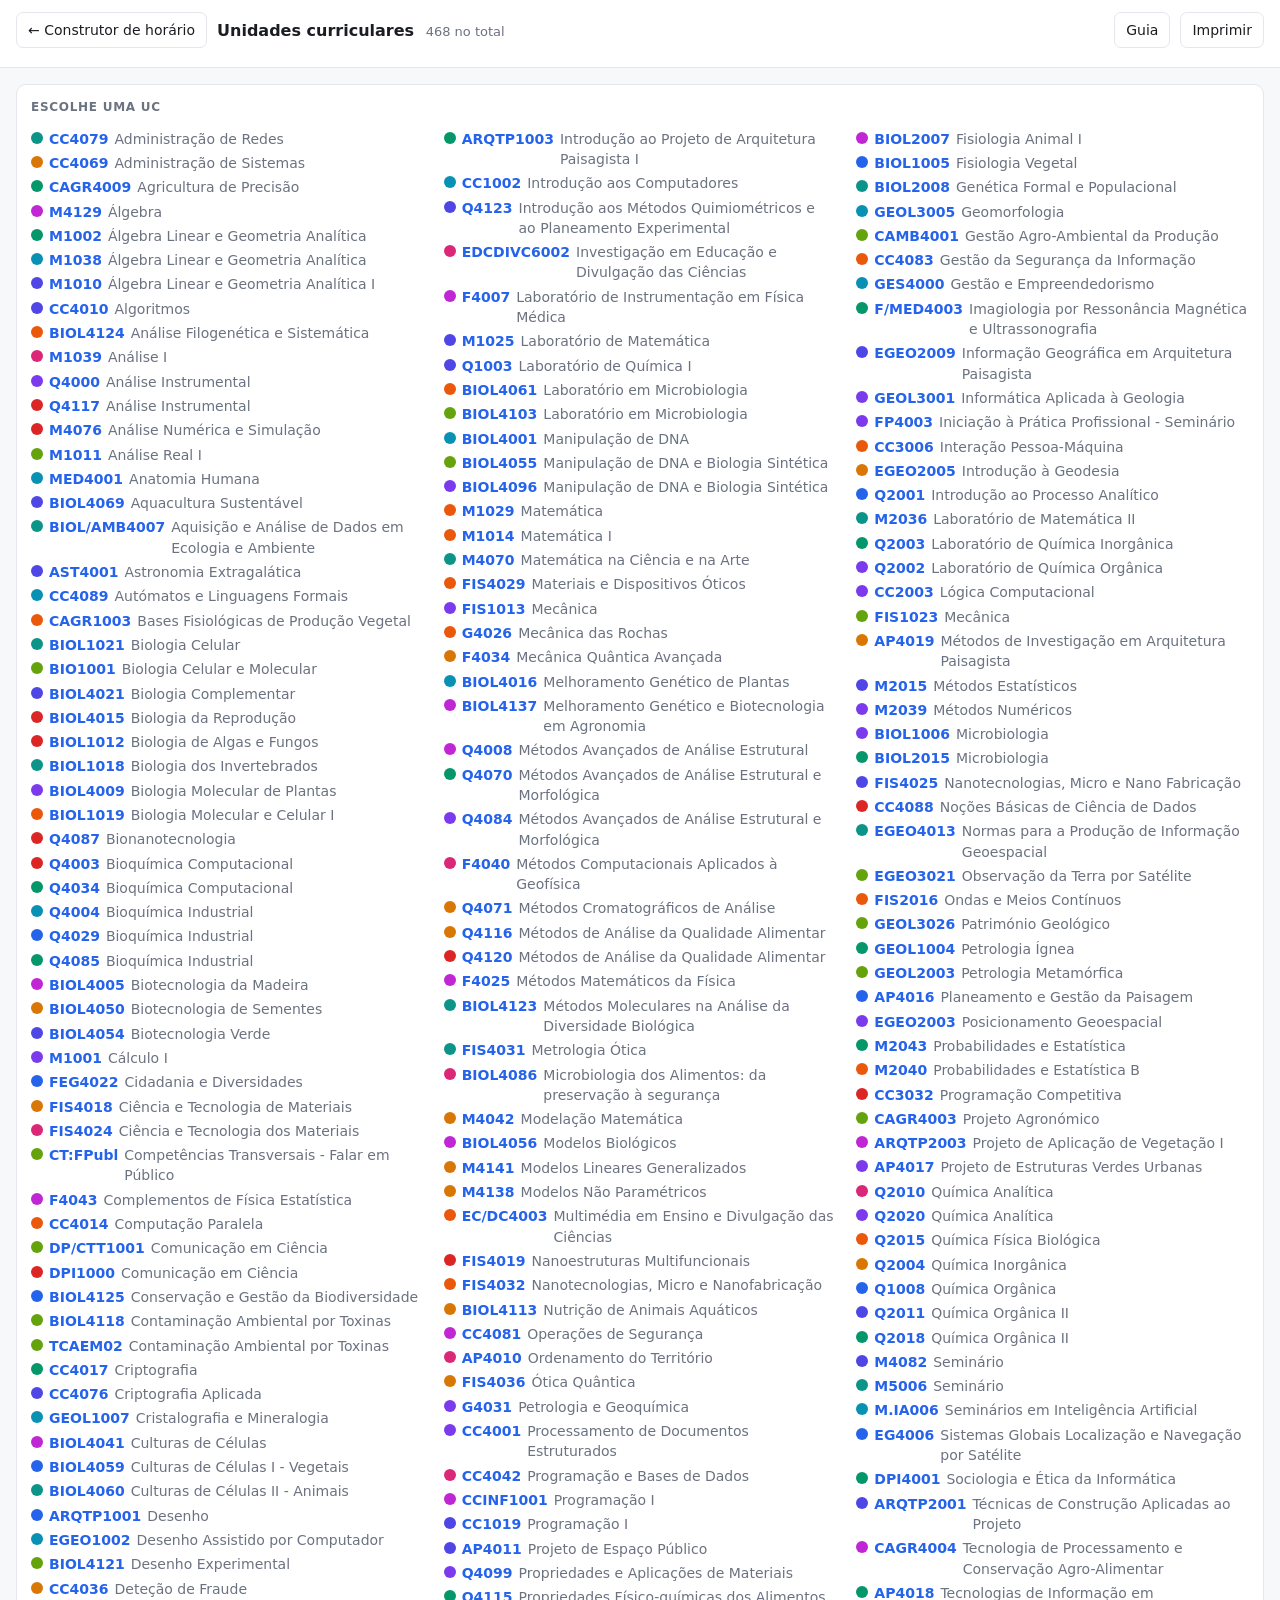
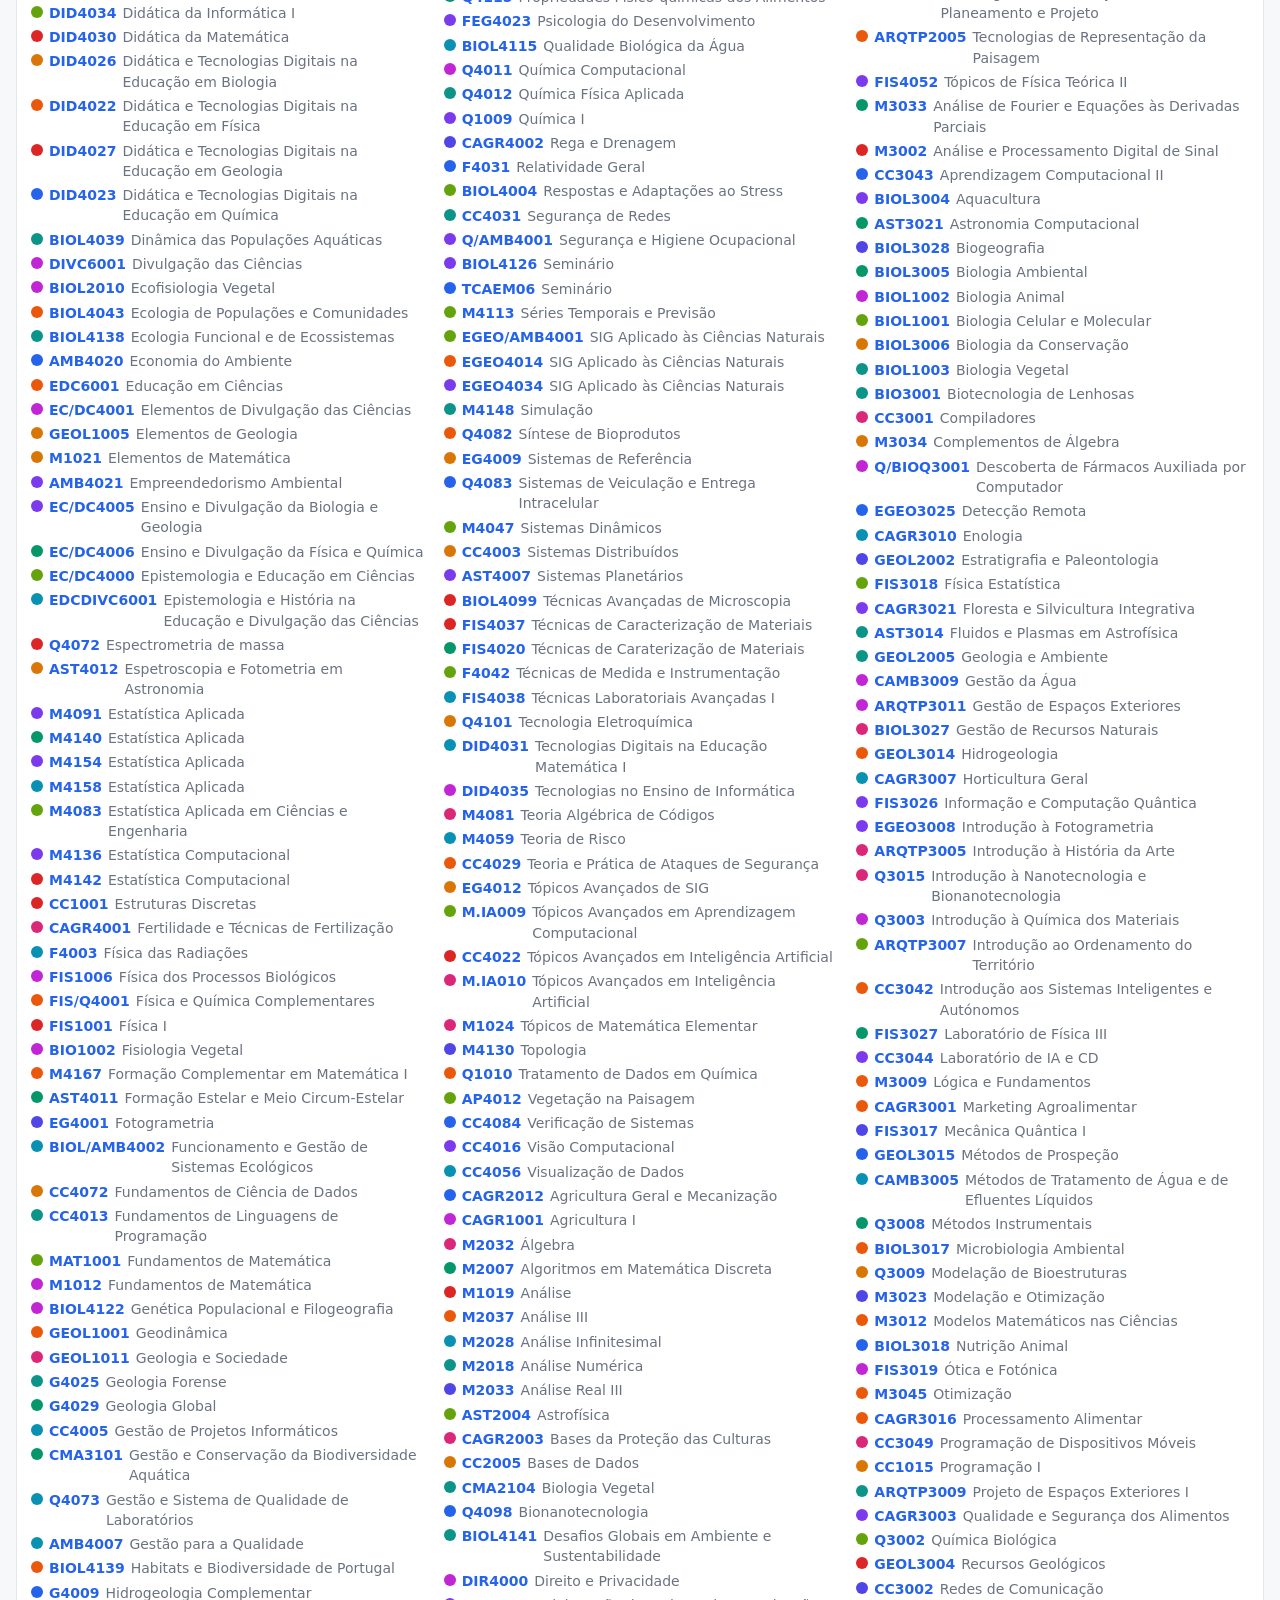
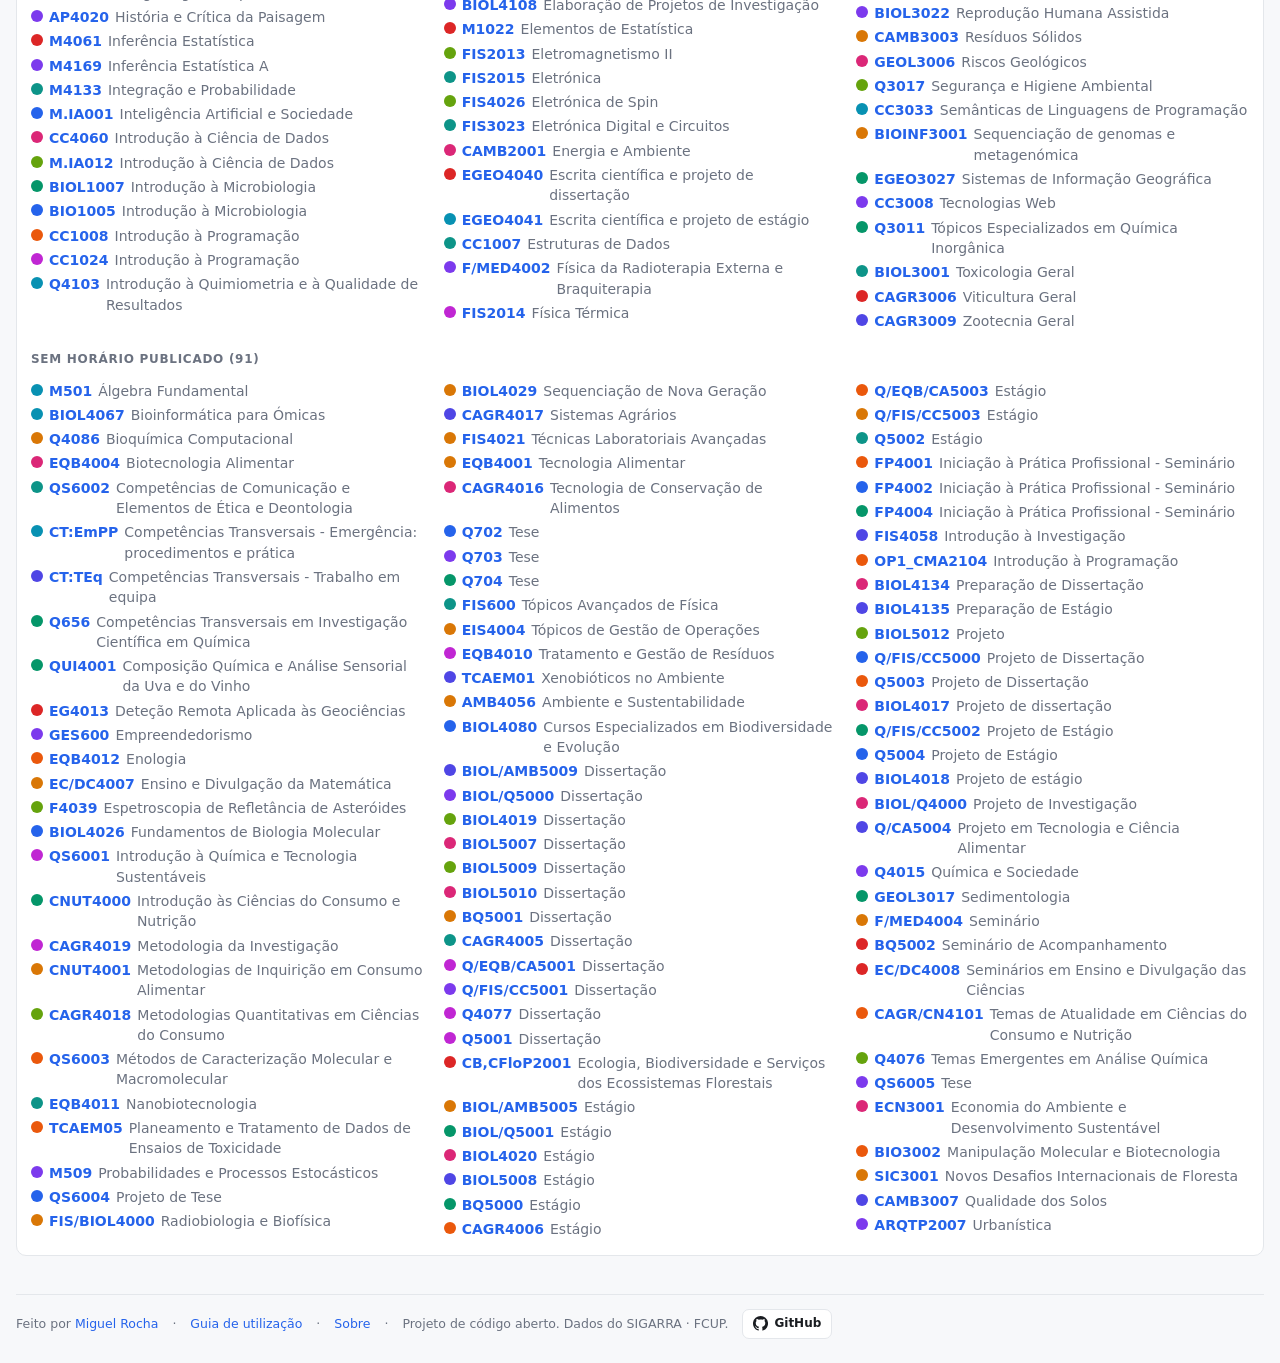
<file: subject.html>
<!doctype html>
<html lang="pt-PT">
<head>
<meta charset="utf-8">
<meta name="viewport" content="width=device-width, initial-scale=1">
<!-- seo:begin  gerado por scripts/build_seo.py — não editar à mão -->
<title>Unidades curriculares da U.Porto — turmas e horários</title>
<meta name="description" content="Todas as unidades curriculares com horário publicado: turmas, salas, docentes e vagas, numa grelha semanal. Dados do SIGARRA da U.Porto.">
<link rel="canonical" href="https://horario.miguelrocha.dev/subject.html">
<meta name="theme-color" content="#2563eb">
<link rel="icon" href="favicon.ico" sizes="32x32">
<link rel="icon" href="assets/icon.svg" type="image/svg+xml">
<link rel="apple-touch-icon" href="assets/apple-touch-icon.png">
<link rel="manifest" href="site.webmanifest">
<meta property="og:type" content="website">
<meta property="og:site_name" content="Faz o Teu Horário · U.Porto">
<meta property="og:locale" content="pt_PT">
<meta property="og:title" content="Unidades curriculares e turmas">
<meta property="og:description" content="Todas as unidades curriculares com horário publicado: turmas, salas, docentes e vagas, numa grelha semanal. Dados do SIGARRA da U.Porto.">
<meta property="og:url" content="https://horario.miguelrocha.dev/subject.html">
<meta property="og:image" content="https://horario.miguelrocha.dev/assets/og.png">
<meta property="og:image:width" content="1200">
<meta property="og:image:height" content="630">
<meta property="og:image:alt" content="Grelha semanal de horário com as aulas de cinco unidades curriculares">
<meta name="twitter:card" content="summary_large_image">
<meta name="twitter:title" content="Unidades curriculares e turmas">
<meta name="twitter:description" content="Todas as unidades curriculares com horário publicado: turmas, salas, docentes e vagas, numa grelha semanal. Dados do SIGARRA da U.Porto.">
<meta name="twitter:image" content="https://horario.miguelrocha.dev/assets/og.png">
<script type="application/ld+json">
{
  "@context": "https://schema.org",
  "@type": "CollectionPage",
  "name": "Unidades curriculares da U.Porto — turmas e horários",
  "url": "https://horario.miguelrocha.dev/subject.html",
  "description": "Todas as unidades curriculares com horário publicado: turmas, salas, docentes e vagas, numa grelha semanal. Dados do SIGARRA da U.Porto.",
  "inLanguage": "pt-PT"
}
</script>
<!-- seo:end -->
<link rel="stylesheet" href="assets/style.css">
<style>
  main{display:grid;gap:16px}
  .dir{columns:3 240px;column-gap:20px}
  .dir a{display:flex;gap:6px;align-items:baseline;padding:2px 0;text-decoration:none;
         break-inside:avoid}
  .dir a:hover{text-decoration:underline}
  .dir b{font-weight:600}
  .dir span.nm{color:var(--muted)}
</style>
</head>
<body>

<header>
  <div class="bar">
    <a class="btn noprint" href="index.html">← Construtor de horário</a>
    <h1 id="title">Unidades curriculares</h1>
    <span id="facslot"></span>
    <div class="grow"></div>
    <span id="nav" class="noprint"></span>
    <a class="btn noprint" href="guia.html">Guia</a>
    <button id="print" class="noprint">Imprimir</button>
  </div>
  <div class="badges" id="badges"></div>
</header>

<main>
  <div class="panel" id="gridpanel">
    <h2>Horário semanal — todas as turmas</h2>
    <div class="noprint" id="tools"
         style="display:flex;gap:10px;flex-wrap:wrap;align-items:center;margin-bottom:10px"></div>
    <div class="grid-wrap"><div class="grid" id="grid"></div></div>
    <div class="legend" id="legend"></div>
  </div>
  <div class="panel" id="tablepanel">
    <h2>Turmas</h2>
    <div id="table"></div>
  </div>
</main>

<script src="data/faculdades.js"></script>
<script src="assets/boot.js"></script>
<script src="assets/common.js"></script>
<script>
window.FTH.boot(function (err) {
  "use strict";
  const F = window.FCUP;
  const DATA = (window.TIMETABLE_DATA || {subjects: []}).subjects;
  const DAYS = F.DAYS, H0 = 8, H1 = 22, HH = 46;
  const esc = F.esc, min = F.min;
  let hidden = new Set();

  function wanted() {
    const h = decodeURIComponent(location.hash.replace(/^#/, "")).trim();
    return h || (new URLSearchParams(location.search).get("code") || "").trim();
  }

  /* ---------- per-UC SEO -------------------------------------------------
     To a crawler this file is one URL per UC (`?code=CC1007` — the form the
     sitemap lists), not one page with 464 states. So the title, description and
     canonical have to follow whichever UC is on screen; otherwise every one of
     those URLs reports the same generic metadata and none of them can rank.
     Navigation between UCs still uses `#CC1007`, which is instant. */
  const SEO_BASE = (document.querySelector('link[rel="canonical"]') || {}).href || "";
  const SITE = SEO_BASE.replace(/subject\.html.*$/, "");
  function seo(title, desc, code) {
    // The faculty belongs in both, and this runs after boot.js has set them —
    // so it has to carry the faculty itself instead of dropping it.
    const fac = window.FTH.code, isDefault = fac === window.FTH.DEFAULT;
    document.title = isDefault ? title
      : title.replace(/U\.Porto/, window.FTH.current.short);
    const q = [];
    if (code) q.push("code=" + encodeURIComponent(code));
    if (!isDefault) q.push("f=" + encodeURIComponent(fac));
    const url = SITE + "subject.html" + (q.length ? "?" + q.join("&") : "");
    const set = (sel, attr, val) => {
      const el = document.querySelector(sel);
      if (el) el[attr] = val;
    };
    set('meta[name="description"]', "content", desc);
    set('link[rel="canonical"]', "href", url);
    set('meta[property="og:title"]', "content", title);
    set('meta[property="og:description"]', "content", desc);
    set('meta[property="og:url"]', "content", url);
    set('meta[name="twitter:title"]', "content", title);
    set('meta[name="twitter:description"]', "content", desc);

    // Course structured data, replaced (not stacked) on every navigation.
    const old = document.getElementById("ld-uc");
    if (old) old.remove();
  }
  function courseLd(sub, slots) {
    const el = document.createElement("script");
    el.type = "application/ld+json";
    el.id = "ld-uc";
    el.textContent = JSON.stringify({
      "@context": "https://schema.org",
      "@type": "Course",
      name: sub.name,
      courseCode: sub.code,
      description: `Horário e turmas de ${sub.name} (${sub.code}), `
        + `${sub.academic_year}.º ano — ${sub.classes.length} turma(s), `
        + `${slots.length} aula(s) por semana.`,
      inLanguage: "pt-PT",
      url: SITE + "subject.html?code=" + encodeURIComponent(sub.code),
      provider: {"@type": "CollegeOrUniversity",
                 name: "Faculdade de Ciências da Universidade do Porto",
                 url: "https://sigarra.up.pt/fcup/"},
    });
    document.head.appendChild(el);
  }

  /* ---------- directory ------------------------------------------------- */
  function renderDirectory() {
    seo("Unidades curriculares da U.Porto — turmas e horários",
        "Todas as unidades curriculares com horário publicado: turmas, salas, "
        + "docentes e vagas, numa grelha semanal. Dados do SIGARRA da U.Porto.",
        null);
    document.getElementById("title").innerHTML =
      "Unidades curriculares <small>" + DATA.length + " no total</small>";
    document.getElementById("badges").innerHTML = "";
    document.getElementById("nav").innerHTML = "";
    document.getElementById("gridpanel").style.display = "none";
    const withT = DATA.filter(s => s.classes.some(c => c.slots.length));
    const without = DATA.filter(s => !s.classes.some(c => c.slots.length));
    const link = s => `<a href="#${encodeURIComponent(s.code)}">`
      + `<span class="dot" style="background:${esc(F.colourOf(s.code))}"></span>`
      + `<b>${esc(s.code)}</b> <span class="nm">${esc(s.name)}</span></a>`;
    document.getElementById("tablepanel").querySelector("h2").textContent = "Escolhe uma UC";
    document.getElementById("table").innerHTML =
      `<div class="dir">${withT.map(link).join("")}</div>`
      + `<h2 style="margin-top:18px">Sem horário publicado (${without.length})</h2>`
      + `<div class="dir">${without.map(link).join("")}</div>`;
  }

  /* ---------- one subject ------------------------------------------------ */
  function render(sub) {
    const colour = F.colourOf(sub.code);
    document.getElementById("title").innerHTML =
      `<span class="dot" style="background:${esc(colour)};margin-right:6px"></span>`
      + esc(sub.code) + " <small>" + esc(sub.name) + "</small>";

    const slots = sub.classes.flatMap(c => c.slots.map(s => ({cls: c, slot: s})));
    const hours = slots.reduce((a, x) => a + (min(x.slot.end) - min(x.slot.start)), 0) / 60;

    // Both halves of the title are searched for: people look up the code
    // ("CC1007 horário") about as often as the name.
    const typeList = [...new Set(sub.classes.map(c => c.type))].join(", ");
    seo(`${sub.code} ${sub.name} — horário e turmas`,
        slots.length
          ? `Horário de ${sub.name} (${sub.code}), ${sub.academic_year}.º ano: `
            + `${sub.classes.length} turma(s) ${typeList}, salas, docentes e vagas, `
            + `numa grelha semanal.`
          : `${sub.name} (${sub.code}), ${sub.academic_year}.º ano — ainda sem `
            + `horário publicado no SIGARRA.`,
        sub.code);
    if (slots.length) courseLd(sub, slots);
    document.getElementById("badges").innerHTML = [
      `${sub.academic_year}.º ano`,
      sub.semester,
      `${sub.classes.length} turma(s)`,
      `${slots.length} aula(s)/semana`,
      hours ? `${(hours % 1 ? hours.toFixed(1) : hours)} h/semana` : null,
      `ocorrência ${sub.occurrence_id}`,
    ].filter(Boolean).map(t => `<span class="tag">${esc(t)}</span>`).join("")
      + ` <a class="tag" href="${F.ucURL(sub.occurrence_id)}" target="_blank" rel="noopener">ficha no SIGARRA ↗</a>`;

    const i = DATA.indexOf(sub), prev = DATA[i - 1], next = DATA[i + 1];
    document.getElementById("nav").innerHTML =
      (prev ? `<a class="btn" href="#${encodeURIComponent(prev.code)}" title="${esc(prev.name)}">← ${esc(prev.code)}</a> ` : "")
      + `<a class="btn" href="subject.html">Todas</a> `
      + (next ? `<a class="btn" href="#${encodeURIComponent(next.code)}" title="${esc(next.name)}">${esc(next.code)} →</a>` : "");

    // colour picker + type filters
    const tools = document.getElementById("tools");
    tools.innerHTML = '<span style="font-size:12px;color:var(--muted)">Cor</span>';
    tools.appendChild(F.swatches(sub.code, () => route()));
    const types = [...new Set(sub.classes.map(c => c.type))];
    if (types.length > 1) {
      const sep = document.createElement("span");
      sep.style.cssText = "font-size:12px;color:var(--muted);margin-left:6px";
      sep.textContent = "Tipos";
      tools.appendChild(sep);
      for (const t of types) {
        const b = document.createElement("button");
        b.className = "chip";
        b.dataset.type = t;
        b.textContent = t;
        const on = !hidden.has(t);
        b.setAttribute("aria-pressed", String(on));
        if (on) { b.style.background = colour; b.style.color = "#fff"; b.style.borderColor = "transparent"; }
        b.onclick = () => { hidden.has(t) ? hidden.delete(t) : hidden.add(t); route(); };
        tools.appendChild(b);
      }
    }

    renderGrid(sub, slots, colour);
    renderTable(sub, colour);
  }

  const packDay = F.packDay;   // shared with index.html, see common.js

  function renderGrid(sub, slots, colour) {
    const nDays = slots.some(x => x.slot.day === 5) ? 6 : 5;
    const packedByDay = [];
    let maxLanes = 1;
    for (let day = 0; day < nDays; day++) {
      const p = packDay(slots.filter(x => x.slot.day === day));
      packedByDay.push(p);
      for (const it of p) maxLanes = Math.max(maxLanes, it._lanes);
    }

    const grid = document.getElementById("grid");
    grid.style.setProperty("--days", nDays);
    grid.style.setProperty("--hh", HH + "px");
    grid.style.setProperty("--colw", Math.max(130, maxLanes * 62) + "px");
    grid.innerHTML = '<div class="gh"></div>'
      + DAYS.slice(0, nDays).map(d => `<div class="gh">${esc(d)}</div>`).join("");

    const hrs = document.createElement("div");
    hrs.className = "hours";
    for (let h = H0; h <= H1; h++) {
      const e = document.createElement("div");
      e.className = "hour"; e.textContent = String(h).padStart(2, "0") + ":00";
      hrs.appendChild(e);
    }
    grid.appendChild(hrs);

    for (let day = 0; day < nDays; day++) {
      const col = document.createElement("div");
      col.className = "col";
      col.style.height = ((H1 - H0) * HH) + "px";
      for (let h = H0; h <= H1; h++) {
        const l = document.createElement("div");
        l.className = "line"; l.style.top = ((h - H0) * HH) + "px";
        col.appendChild(l);
      }
      for (const it of packedByDay[day]) {
        const s = it.slot, w = 100 / it._lanes;
        const el = document.createElement("div");
        el.className = "ev" + (hidden.has(it.cls.type) ? " dim" : "")
                     + (it.slot.regular ? "" : " oneoff");
        el.tabIndex = 0;
        el.style.top = ((min(s.start) - H0 * 60) / 60 * HH) + "px";
        el.style.height = Math.max((min(s.end) - min(s.start)) / 60 * HH - 2, 15) + "px";
        el.style.left = `calc(${it._lane * w}% + 1px)`;
        el.style.width = `calc(${w}% - 2px)`;
        el.style.right = "auto";
        el.style.setProperty("--c", colour);
        el.innerHTML = `<b>${esc(it.cls.name.replace(sub.code + "_", ""))}</b>`
          + `<span>${esc(s.start)}–${esc(s.end)}</span>`
          + (s.rooms.length ? `<span> ${esc(s.rooms.join(","))}</span>` : "");
        const open = () => F.showDetails({subject: sub, cls: it.cls, slot: s,
                                          onColour: () => route()});
        el.onclick = open;
        el.onkeydown = ev => { if (ev.key === "Enter" || ev.key === " ") { ev.preventDefault(); open(); } };
        col.appendChild(el);
      }
      grid.appendChild(col);
    }

    const used = [...new Set(slots.map(x => x.slot.type).filter(Boolean))];
    document.getElementById("legend").innerHTML = used.length
      ? used.map(t => `<span><i style="background:${esc(colour)}"></i>${esc(t)}</span>`).join("")
        + '<span>— clica numa aula para ver os detalhes</span>'
      : '<span class="empty">Sem horário publicado para esta UC.</span>';
  }

  function renderTable(sub, colour) {
    const rows = sub.classes.map(c => {
      const when = c.slots.length
        ? c.slots.map(s => `${esc(DAYS[s.day])} ${esc(s.start)}–${esc(s.end)}`
            + (s.regular ? "" : ' <span class="tag">pontual</span>')).join("<br>")
        : '<span class="empty">sem horário publicado</span>';
      const rooms = [...new Set(c.slots.flatMap(s => s.rooms))].join(", ") || "—";
      const who = [...new Set(c.slots.flatMap(s => s.teachers))].join(", ") || "—";
      const per = c.slots.length ? `${esc(c.slots[0].first_date)} → ${esc(c.slots[0].last_date)}` : "—";
      const nm = c.turma_id
        ? `<a href="${F.turmaURL(c.turma_id)}" target="_blank" rel="noopener">${esc(c.name)}</a>`
        : esc(c.name);
      return `<tr class="${c.slots.length ? "" : "noslot"}"><td>${nm}</td>`
        + `<td><span class="ty" style="background:${esc(colour)}">${esc(c.type)}</span></td>`
        + `<td>${esc(c.vacant_places)}</td><td>${when}</td><td>${esc(rooms)}</td>`
        + `<td>${esc(who)}</td><td>${per}</td></tr>`;
    }).join("");
    document.getElementById("table").innerHTML =
      "<table><thead><tr><th>Turma</th><th>Tipo</th><th>Vagas</th><th>Quando</th>"
      + "<th>Sala</th><th>Docentes</th><th>Período</th></tr></thead><tbody>"
      + rows + "</tbody></table>";
  }

  function route() {
    const code = wanted();
    if (!code) return renderDirectory();
    const sub = DATA.find(s => s.code.toLowerCase() === code.toLowerCase());
    if (!sub) {
      document.getElementById("title").textContent = "UC não encontrada: " + code;
      document.getElementById("gridpanel").style.display = "none";
      document.getElementById("table").innerHTML =
        '<p class="empty">Verifica o código. <a href="subject.html">Ver todas as UCs</a></p>';
      return;
    }
    document.getElementById("gridpanel").style.display = "";
    document.getElementById("tablepanel").querySelector("h2").textContent = "Turmas";
    render(sub);
  }

  document.getElementById("print").onclick = () => window.print();
  addEventListener("hashchange", () => { hidden.clear(); route(); });
  route();
});
</script>

<footer class="site-foot noprint">
  <span>Feito por <a href="https://miguelrocha.dev" target="_blank" rel="noopener">Miguel Rocha</a></span>
  <span aria-hidden="true">·</span>
  <span><a href="guia.html">Guia de utilização</a></span>
  <span aria-hidden="true">·</span>
  <span><a href="sobre.html">Sobre</a></span>
  <span aria-hidden="true">·</span>
  <span>Projeto de código aberto. Dados do SIGARRA · FCUP.</span>
  <a class="gh" href="https://github.com/mmroch4/fazoteuhorario"
     target="_blank" rel="noopener">
    <svg viewBox="0 0 16 16" aria-hidden="true"><path d="M8 0a8 8 0 0 0-2.53 15.59c.4.07.55-.17.55-.38
      0-.19-.01-.82-.01-1.49-2.01.37-2.53-.49-2.69-.94-.09-.23-.48-.94-.82-1.13-.28-.15-.68-.52-.01-.53
      .63-.01 1.08.58 1.23.82.72 1.21 1.87.87 2.33.66.07-.52.28-.87.51-1.07-1.78-.2-3.64-.89-3.64-3.95
      0-.87.31-1.59.82-2.15-.08-.2-.36-1.02.08-2.12 0 0 .67-.21 2.2.82a7.4 7.4 0 0 1 2-.27c.68 0
      1.36.09 2 .27 1.53-1.04 2.2-.82 2.2-.82.44 1.1.16 1.92.08 2.12.51.56.82 1.27.82 2.15 0 3.07-1.87
      3.75-3.65 3.95.29.25.54.73.54 1.48 0 1.07-.01 1.93-.01 2.2 0 .21.15.46.55.38A8 8 0 0 0 8 0Z"/></svg>
    GitHub
  </a>
</footer>
</body>
</html>
</file>
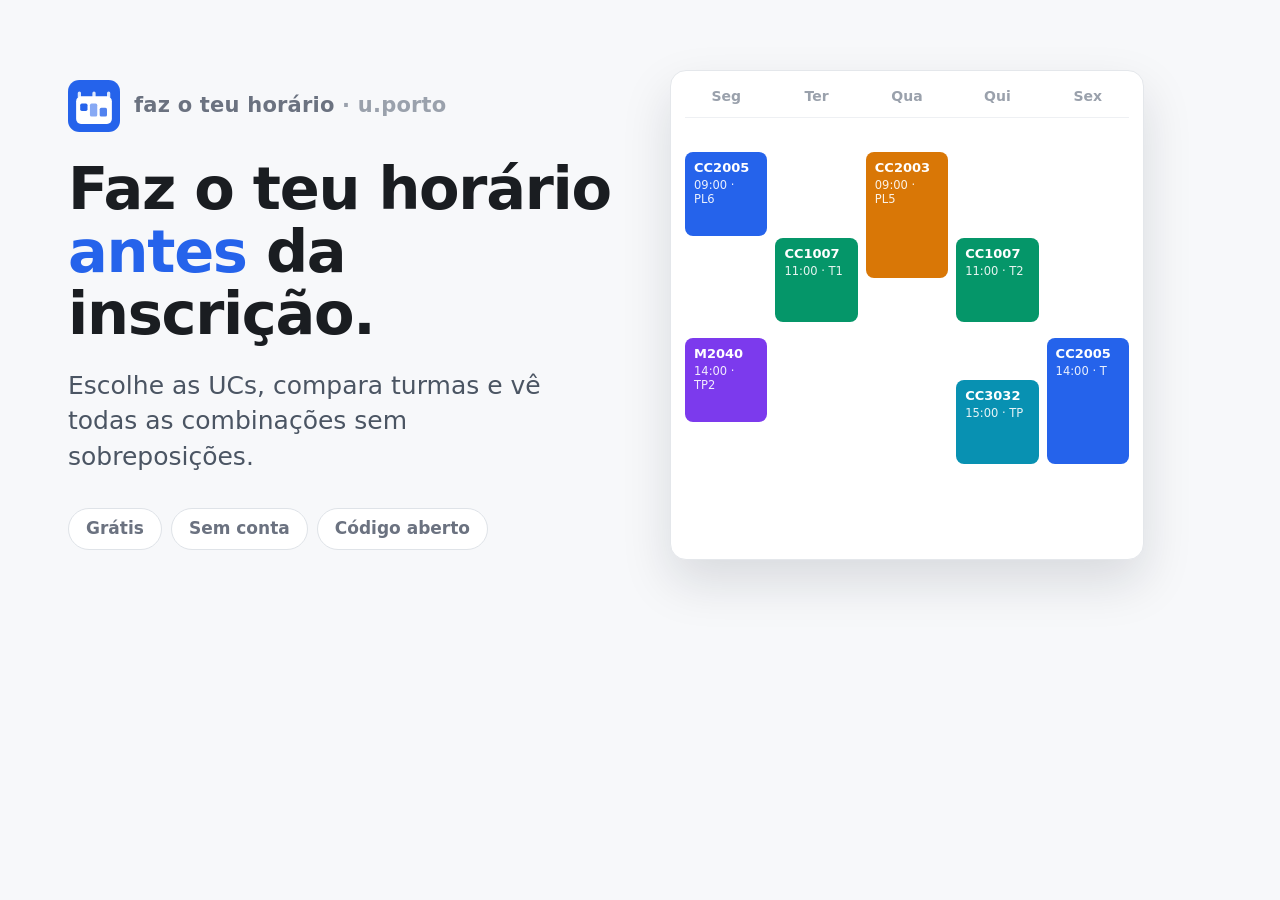
<file: scripts/og-card.html>
<!doctype html><meta charset="utf-8">
<style>
  *{box-sizing:border-box;margin:0}
  html,body{width:1200px;height:630px}
  body{font:16px/1.4 system-ui,-apple-system,Segoe UI,Roboto,sans-serif;color:#1a1d21;
       background:#f7f8fa;display:flex;overflow:hidden}
  .left{width:640px;padding:64px 0 64px 68px;display:flex;flex-direction:column;
        justify-content:center}
  .brand{display:flex;align-items:center;gap:14px;margin-bottom:26px}
  .brand svg{width:52px;height:52px}
  .brand span{font-size:21px;font-weight:650;color:#6b7280;letter-spacing:.01em}
  h1{font-size:59px;line-height:1.06;font-weight:700;letter-spacing:-.022em}
  h1 em{font-style:normal;color:#2563eb}
  p{font-size:25px;line-height:1.42;color:#4b5563;margin-top:22px;max-width:520px}
  .tags{display:flex;gap:9px;margin-top:34px}
  .tags i{font-style:normal;font-size:17px;font-weight:600;color:#6b7280;
          border:1px solid #dfe3e8;background:#fff;border-radius:99px;padding:8px 17px}
  /* a real fragment of the product: the week grid it draws */
  .right{flex:1;position:relative;padding:56px 56px 56px 30px;display:flex;align-items:center}
  .cal{width:100%;height:490px;background:#fff;border:1px solid #e4e7eb;border-radius:16px;
       box-shadow:0 22px 50px rgba(15,23,42,.13);padding:16px 14px;position:relative;overflow:hidden}
  .days{display:grid;grid-template-columns:repeat(5,1fr);gap:8px;
        font-size:14px;font-weight:650;color:#9aa1ac;text-align:center;
        padding-bottom:10px;border-bottom:1px solid #eef0f3}
  .cols{display:grid;grid-template-columns:repeat(5,1fr);gap:8px;margin-top:10px;
        height:414px;position:relative}
  .col{position:relative}
  .ev{position:absolute;left:0;right:0;border-radius:8px;padding:8px 9px;color:#fff;
      font-size:13px;font-weight:650;line-height:1.25;overflow:hidden}
  .ev small{display:block;font-weight:500;opacity:.9;font-size:11.5px;margin-top:2px}
</style>
<div class="left">
  <div class="brand">
    <svg viewBox="0 0 64 64"><rect width="64" height="64" rx="14" fill="#2563eb"/>
      <g fill="#fff"><rect x="12" y="14" width="4" height="8" rx="2" opacity=".85"/>
      <rect x="30" y="14" width="4" height="8" rx="2" opacity=".85"/>
      <rect x="48" y="14" width="4" height="8" rx="2" opacity=".85"/></g>
      <rect x="10" y="20" width="44" height="34" rx="6" fill="#fff"/>
      <g fill="#2563eb"><rect x="15" y="29" width="9" height="9" rx="2"/>
      <rect x="27" y="29" width="9" height="16" rx="2" opacity=".55"/>
      <rect x="39" y="34" width="9" height="11" rx="2" opacity=".8"/></g></svg>
    <span>faz o teu horário <b style="color:#9aa1ac;font-weight:600">· u.porto</b></span>
  </div>
  <h1>Faz o teu horário <em>antes</em> da inscrição.</h1>
  <p>Escolhe as UCs, compara turmas e vê todas as combinações sem sobreposições.</p>
  <div class="tags"><i>Grátis</i><i>Sem conta</i><i>Código aberto</i></div>
</div>
<div class="right">
  <div class="cal">
    <div class="days"><div>Seg</div><div>Ter</div><div>Qua</div><div>Qui</div><div>Sex</div></div>
    <div class="cols">
      <div class="col">
        <div class="ev" style="top:24px;height:84px;background:#2563eb">CC2005<small>09:00 · PL6</small></div>
        <div class="ev" style="top:210px;height:84px;background:#7c3aed">M2040<small>14:00 · TP2</small></div>
      </div>
      <div class="col">
        <div class="ev" style="top:110px;height:84px;background:#059669">CC1007<small>11:00 · T1</small></div>
      </div>
      <div class="col">
        <div class="ev" style="top:24px;height:126px;background:#d97706">CC2003<small>09:00 · PL5</small></div>
      </div>
      <div class="col">
        <div class="ev" style="top:110px;height:84px;background:#059669">CC1007<small>11:00 · T2</small></div>
        <div class="ev" style="top:252px;height:84px;background:#0891b2">CC3032<small>15:00 · TP</small></div>
      </div>
      <div class="col">
        <div class="ev" style="top:210px;height:126px;background:#2563eb">CC2005<small>14:00 · T</small></div>
      </div>
    </div>
  </div>
</div>
</file>
<file: assets/style.css>
/* Shared light theme for the timetable pages. Deliberately light-only:
   the grid colours are subject-assigned and were picked for a white ground. */
:root{
  color-scheme: light;
  --bg:#f7f8fa; --panel:#fff; --ink:#1a1d21; --muted:#6b7280; --line:#e4e7eb;
  --accent:#2563eb; --bad:#dc2626; --bad-bg:#fef2f2; --ok:#047857;
}
*{box-sizing:border-box}
body{margin:0;background:var(--bg);color:var(--ink);
     font:14px/1.45 system-ui,-apple-system,Segoe UI,Roboto,sans-serif}
a{color:var(--accent)}

header{padding:12px 16px;background:var(--panel);border-bottom:1px solid var(--line);
       position:sticky;top:0;z-index:20}
.bar{display:flex;gap:10px;align-items:center;flex-wrap:wrap}
h1{font-size:16px;margin:0;font-weight:650}
h1 small{font-weight:400;color:var(--muted);font-size:13px;margin-left:6px}
.grow{flex:1}

input[type=search],select{padding:7px 10px;border:1px solid var(--line);border-radius:7px;
      background:#fff;color:var(--ink);font:inherit}
button,.btn{padding:7px 11px;border:1px solid var(--line);border-radius:7px;background:#fff;
      color:var(--ink);font:inherit;cursor:pointer;text-decoration:none;display:inline-block}
button:hover,.btn:hover{border-color:var(--accent)}
button.primary{background:var(--accent);border-color:var(--accent);color:#fff}
.seg{display:flex;border:1px solid var(--line);border-radius:7px;overflow:hidden}
.seg button{border:0;border-radius:0;padding:7px 13px}
.seg button[aria-pressed=true]{background:var(--accent);color:#fff}
.chip{padding:4px 10px;border:1px solid var(--line);border-radius:99px;cursor:pointer;
      font-size:12.5px;background:#fff}
.tag{font-size:11.5px;padding:2px 8px;border-radius:99px;background:var(--bg);
     border:1px solid var(--line);color:var(--muted)}
.badges{display:flex;gap:6px;flex-wrap:wrap;margin-top:7px}

main{padding:16px}
.panel{background:var(--panel);border:1px solid var(--line);border-radius:10px;padding:14px}
.panel h2{font-size:12px;text-transform:uppercase;letter-spacing:.06em;color:var(--muted);
          margin:0 0 10px}
.empty{color:var(--muted);font-style:italic}

/* ---- collapsibles ----
   Built on <details>, so open/close, keyboard and find-in-page come from the
   browser. The default triangle is replaced by a chevron on the right. */
details.panel{padding:0}
details.panel > summary{list-style:none;cursor:pointer;padding:14px;
      display:flex;align-items:center;gap:8px;border-radius:10px}
details.panel[open] > summary{padding-bottom:10px}
summary::-webkit-details-marker{display:none}
details.panel > summary h2{margin:0;flex:1}
details.panel > summary:hover h2{color:var(--ink)}
.chev{color:var(--muted);font-size:11px;transition:transform .15s ease;flex:0 0 auto}
details[open] > summary .chev{transform:rotate(180deg)}
.panel-body{padding:0 14px 14px}
.sum-note{font-size:11.5px;color:var(--muted);font-weight:400}

/* ---- sticky calendar ----
   The left column is far taller than the week grid, so the grid is pinned in
   the viewport and scrolls internally instead of sliding off the top. */
.cal{position:sticky;top:calc(var(--hdr,60px) + 16px);
     max-height:calc(100vh - var(--hdr,60px) - 32px);
     display:flex;flex-direction:column;overflow:hidden}
.cal > *{flex:0 0 auto}
.cal .grid-wrap{flex:1 1 auto;min-height:0;overflow:auto}
.cal .legend{max-height:30vh;overflow:auto}
@media (max-width:960px){
  .cal{position:static;max-height:none;overflow:visible}
}

/* ---- footer ---- */
.site-foot{margin:22px 16px 24px;padding-top:14px;border-top:1px solid var(--line);
      display:flex;gap:8px 14px;align-items:center;flex-wrap:wrap;
      font-size:12.5px;color:var(--muted)}
.site-foot a{text-decoration:none}
.site-foot a:hover{text-decoration:underline}
.site-foot .gh{display:inline-flex;align-items:center;gap:6px;padding:5px 10px;
      border:1px solid var(--line);border-radius:7px;background:var(--panel);color:var(--ink)}
.site-foot .gh:hover{border-color:var(--accent);text-decoration:none}
.site-foot .gh svg{width:15px;height:15px;fill:currentColor}

/* Not an error, just "this is not published yet" — amber, so it does not read
   like the red clash warnings. Shared: boot.js renders it on any page. */
.notice{background:#fffbeb;border:1px solid #fcd34d;color:#92400e;border-radius:10px;
        padding:11px 13px;margin-bottom:16px;font-size:12.5px;line-height:1.5}
.notice b{display:block;margin-bottom:2px}
.notice code{background:rgba(146,64,14,.1);padding:1px 4px;border-radius:4px;font-size:11.5px}

/* faculty picker — only rendered once a second faculty has data */
.facsel{padding:6px 8px;border:1px solid var(--line);border-radius:7px;background:#fff;
        color:var(--ink);font:inherit;font-weight:600;cursor:pointer}
.facsel:hover{border-color:var(--accent)}

/* ---- weekly grid ---- */
.grid-wrap{overflow-x:auto}
.grid{position:relative;display:grid;
      grid-template-columns:52px repeat(var(--days),minmax(var(--colw,120px),1fr));min-width:640px}
.gh{font-size:12px;font-weight:600;color:var(--muted);padding:6px 4px;text-align:center;
    border-bottom:1px solid var(--line)}
.hours{position:relative}
.hour{height:var(--hh);font-size:11px;color:var(--muted);text-align:right;
      padding-right:6px;transform:translateY(-6px)}
.col{position:relative;border-left:1px solid var(--line)}
.col .line{position:absolute;left:0;right:0;border-top:1px dotted var(--line)}
.ev{position:absolute;left:2px;right:2px;border-radius:6px;padding:3px 5px;overflow:hidden;
    font-size:11.5px;line-height:1.25;color:#fff;background:var(--c,#64748b);cursor:pointer;
    border:1px solid rgba(0,0,0,.12)}
.ev:hover{filter:brightness(1.08)}
.ev:focus-visible{outline:2px solid #111;outline-offset:1px}
.ev b{display:block;font-weight:650;font-size:12px}
.ev span{opacity:.92}
.ev.clash{outline:2px solid var(--bad);outline-offset:-2px}
.ev.dim{opacity:.18}
/* One-off sessions (a single extra class, usually in the last week of term)
   are hatched so they can't be mistaken for a weekly commitment. */
.ev.oneoff{border-style:dashed;
  background-image:repeating-linear-gradient(45deg,
    rgba(255,255,255,.28) 0 5px, transparent 5px 10px)}
/* A session you have decided to skip: still shown (it is on the official
   timetable) but struck through and ignored by the clash check and totals. */
.ev.skipped{opacity:.45;border-style:dotted}
.ev.skipped b,.ev.skipped span{text-decoration:line-through}
.oneoff-note{margin-top:10px;font-size:12px;color:var(--muted);
  border-top:1px solid var(--line);padding-top:8px}
.oneoff-note b{color:var(--ink);font-weight:600}
.oneoff-note ul{margin:4px 0 0;padding-left:18px}
.legend{display:flex;gap:12px;flex-wrap:wrap;margin-top:10px;font-size:12px;color:var(--muted)}
.legend i{display:inline-block;width:10px;height:10px;border-radius:3px;margin-right:4px}

/* ---- tables ---- */
table{width:100%;border-collapse:collapse;font-size:13px}
th,td{text-align:left;padding:6px 8px;border-bottom:1px solid var(--line);vertical-align:top}
th{font-size:11px;text-transform:uppercase;letter-spacing:.05em;color:var(--muted)}
tr.noslot td{color:var(--muted)}
.ty{display:inline-block;padding:1px 7px;border-radius:99px;color:#fff;font-size:11px}

/* ---- colour picker ---- */
.swatches{display:flex;gap:4px;flex-wrap:wrap;align-items:center}
.sw{width:16px;height:16px;border-radius:50%;border:1px solid rgba(0,0,0,.18);cursor:pointer;
    padding:0}
.sw[aria-pressed=true]{box-shadow:0 0 0 2px #fff,0 0 0 3.5px var(--ink)}
.dot{width:12px;height:12px;border-radius:50%;display:inline-block;flex:0 0 auto}

/* ---- details dialog ---- */
dialog#details{border:0;border-radius:12px;padding:0;max-width:420px;width:calc(100% - 32px);
        box-shadow:0 18px 50px rgba(0,0,0,.22);color:var(--ink)}
dialog#details::backdrop{background:rgba(15,18,22,.42)}
#dhead{padding:14px 16px;color:#fff;background:var(--c,#64748b)}
#dhead b{font-size:15px;display:block}
#dhead span{opacity:.92;font-size:12.5px}
#dbody{padding:14px 16px}
#dbody dl{display:grid;grid-template-columns:88px 1fr;gap:6px 12px;margin:0}
#dbody dt{color:var(--muted);font-size:12px}
#dbody dd{margin:0}
#dfoot{display:flex;gap:8px;align-items:center;padding:0 16px 14px;flex-wrap:wrap}

@media print{
  header{position:static}
  .noprint{display:none!important}
  body{background:#fff}
  .panel{border:0;padding:0}
  /* the pinned grid must fall back to normal flow, or printing clips it */
  .cal{position:static;max-height:none;overflow:visible}
  .cal .grid-wrap,.cal .legend{overflow:visible;max-height:none}
}
</file>
